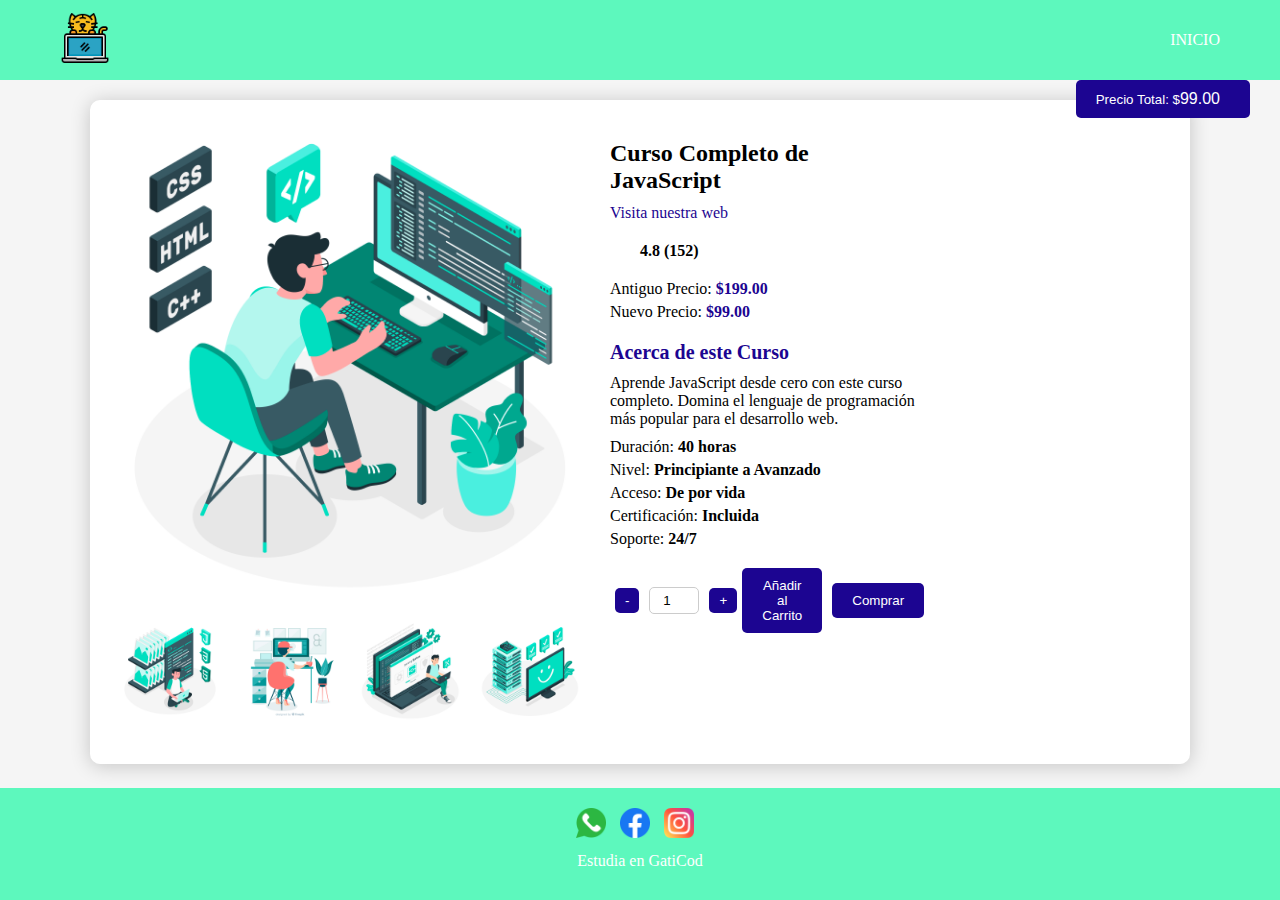
<file: compra1.html>
<!DOCTYPE html>
<html lang="es">

<head>
    <meta charset="UTF-8">
    <meta name="viewport" content="width=device-width, initial-scale=1.0">
    <link rel="stylesheet" href="compra1.css">
    <link rel="stylesheet" href="https://cdnjs.cloudflare.com/ajax/libs/font-awesome/6.5.2/css/all.min.css" integrity="sha512-SnH5WK+bZxgPHs44uWIX+LLJAJ9/2PkPKZ5QiAj6Ta86w+fsb2TkcmfRyVX3pBnMFcV7oQPJkl9QevSCWr3W6A==" crossorigin="anonymous" referrerpolicy="no-referrer" />
    <title>Detalles del Curso de JavaScript</title>
</head>

<body>
    <header class="header">
        <div class="logo">
            <a href="inicial.html"><img src="logo_pagina.png" alt="logo" class="logo-img"></a>
        </div>
        <nav class="navbar">
            <a href="miperfil.html">Inicio</a>
         
        </nav>
    </header>

    <div class="card-wrapper">
        <div class="product-container">
            <div class="card product">
                <div class="product-imgs">
                    <div class="img-display">
                        <div class="img-showcase">
                            <img src="comprahtml.jpg" alt="curso de JavaScript">
                        </div>
                    </div>

                    <div class="img-select">
                        <div class="img-item">
                            <a href="compra2.html" data-id="1">
                                <img src="comprajava.jpg" alt="curso de JavaScript">
                            </a>
                        </div>
                        <div class="img-item">
                            <a href="compra4.html" data-id="2">
                                <img src="compragrafico.jpg" alt="curso de JavaScript">
                            </a>
                        </div>
                        <div class="img-item">
                            <a href="compra3.html " data-id="3">
                                <img src="compradiseño.jpg" alt="curso de JavaScript">
                            </a>
                        </div>
                        <div class="img-item">
                            <a href="compra5.html" data-id="4">
                                <img src="comprabase.jpg" alt="curso de JavaScript">
                            </a>
                        </div>
                    </div>
                </div>

                <div class="product-content">
                    <h2 class="product-title">Curso Completo de JavaScript</h2>
                    <a href="#" class="product-link">Visita nuestra web</a>
                    <div class="product-rating">
                        <i class="fas fa-star"></i>
                        <i class="fas fa-star"></i>
                        <i class="fas fa-star"></i>
                        <i class="fas fa-star"></i>
                        <i class="fas fa-star-half-alt"></i>
                        <span>4.8 (152)</span>
                    </div>

                    <div class="product-price">
                        <p class="last-price">Antiguo Precio: <span>$199.00</span></p>
                        <p class="new-price">Nuevo Precio: <span>$99.00</span></p>
                    </div>

                    <div class="product-detail">
                        <h2>Acerca de este Curso</h2>
                        <p>Aprende JavaScript desde cero con este curso completo. Domina el lenguaje de programación más popular para el desarrollo web.</p>
                        <ul>
                            <li>Duración: <span>40 horas</span></li>
                            <li>Nivel: <span>Principiante a Avanzado</span></li>
                            <li>Acceso: <span>De por vida</span></li>
                            <li>Certificación: <span>Incluida</span></li>
                            <li>Soporte: <span>24/7</span></li>
                        </ul>
                    </div>

                    <div class="purchase-info">
                        <div class="quantity-selector">
                            <button type="button" class="quantity-btn" id="decrease-btn">-</button>
                            <input type="number" min="1" value="1" id="quantity-input">
                            <button type="button" class="quantity-btn" id="increase-btn">+</button>
                        </div>
                        <button type="button" class="btn" id="add-to-cart-btn">
                            Añadir al Carrito <i class="fas fa-shopping-cart"></i>
                        </button>
                        <button type="button" class="btn" id="compare-btn">Comprar</button>
                    </div>
                </div>
            </div>
        </div>


        <div class="cart-info">
            <button class="cart-btn" id="cart-btn">
                Precio Total: $<span id="total-price">99.00</span> <i class="fas fa-shopping-cart"></i>
            </button>
            <div class="cart-dropdown" id="cart-dropdown">
                <h3>Carrito</h3>
                <ul id="cart-items-list">
           
                </ul>
            </div>
        </div>
    </div>

    <footer class="footer" id="footer">
        <div class="social-media">
            <a href="https://wa.me/971649704" target="_blank"><img src="perfil_whatssap.png" alt="WhatsApp"></a>
            <a href="https://web.facebook.com/luismi.qg.1" target="_blank"><img src="perfil_facebook.png" alt="Facebook"></a>
            <a href="https://www.instagram.com/lumi___qg/" target="_blank"><img src="perfil_instagram.png" alt="Instagram"></a>
        </div>
        
        <div class="extra-text">
            <p>Estudia en GatiCod</p>
        </div>
    </footer>
    
    <script src="compra1.js"></script>
</body>

</html>
</file>
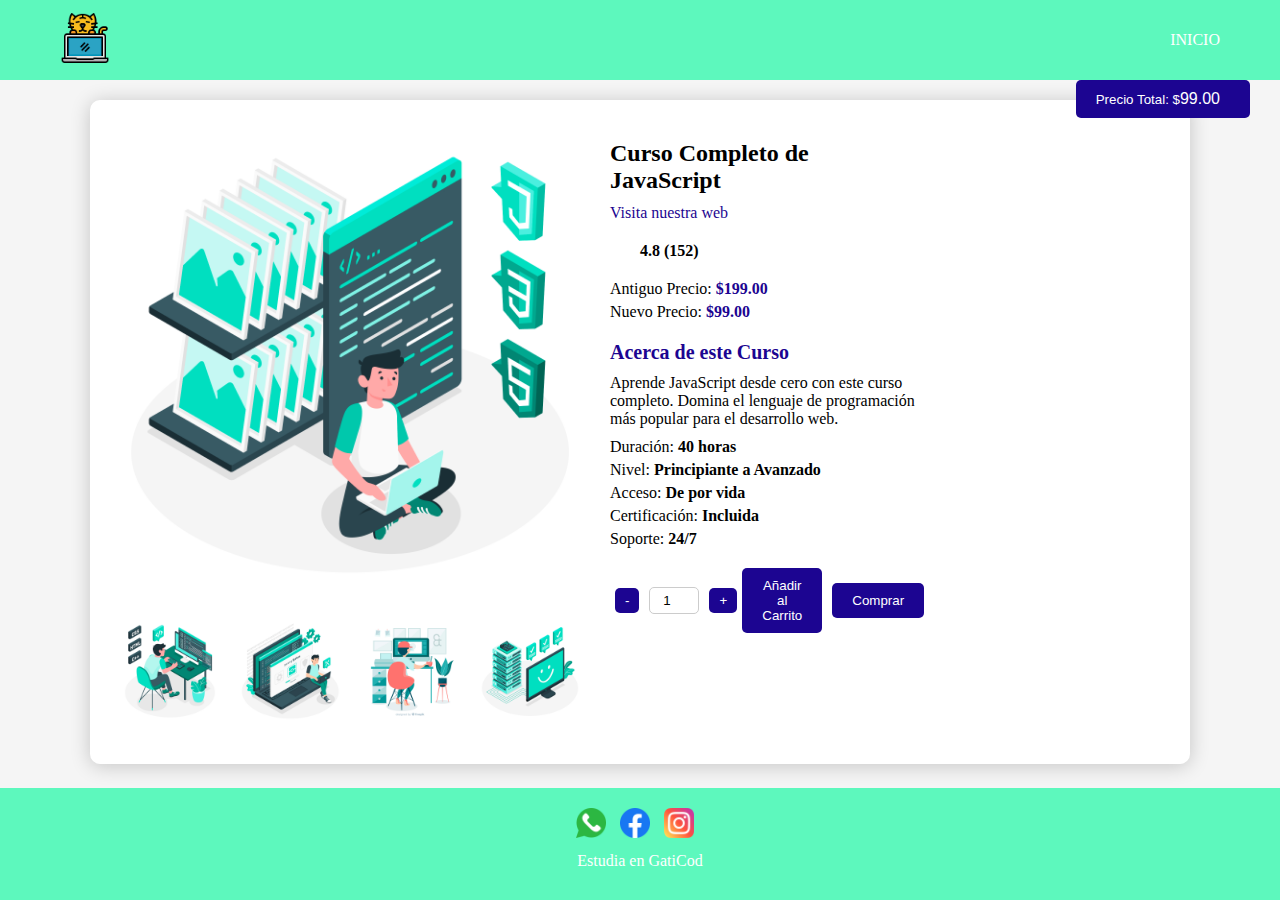
<file: compra2.html>
<!DOCTYPE html>
<html lang="es">

<head>
    <meta charset="UTF-8">
    <meta name="viewport" content="width=device-width, initial-scale=1.0">
    <link rel="stylesheet" href="compra2.css">
    <link rel="stylesheet" href="https://cdnjs.cloudflare.com/ajax/libs/font-awesome/6.5.2/css/all.min.css" integrity="sha512-SnH5WK+bZxgPHs44uWIX+LLJAJ9/2PkPKZ5QiAj6Ta86w+fsb2TkcmfRyVX3pBnMFcV7oQPJkl9QevSCWr3W6A==" crossorigin="anonymous" referrerpolicy="no-referrer" />
    <title>Detalles del Curso de JavaScript</title>
</head>

<body>
    <header class="header">
        <div class="logo">
            <a href="inicial.html"><img src="logo_pagina.png" alt="logo" class="logo-img"></a>
        </div>
        <nav class="navbar">
            <a href="miperfil.html">Inicio</a>
            
        </nav>
    </header>

    <div class="card-wrapper">
        <div class="product-container">
            <div class="card product">
                <div class="product-imgs">
                    <div class="img-display">
                        <div class="img-showcase">
                            <img src="comprajava.jpg" alt="curso de JavaScript">
                        </div>
                    </div>

                    <div class="img-select">
                        <div class="img-item">
                            <a href="compra1.html" data-id="1">
                                <img src="comprahtml.jpg" alt="curso de JavaScript">
                            </a>
                        </div>
                        <div class="img-item">
                            <a href="compra3.html" data-id="2">
                                <img src="compradiseño.jpg" alt="curso de JavaScript">
                            </a>
                        </div>
                        <div class="img-item">
                            <a href="compra4.html" data-id="3">
                                <img src="compragrafico.jpg" alt="curso de JavaScript">
                            </a>
                        </div>
                        <div class="img-item">
                            <a href="compra5.html" data-id="4">
                                <img src="comprabase.jpg" alt="curso de JavaScript">
                            </a>
                        </div>
                    </div>
                </div>

                <div class="product-content">
                    <h2 class="product-title">Curso Completo de JavaScript</h2>
                    <a href="#" class="product-link">Visita nuestra web</a>
                    <div class="product-rating">
                        <i class="fas fa-star"></i>
                        <i class="fas fa-star"></i>
                        <i class="fas fa-star"></i>
                        <i class="fas fa-star"></i>
                        <i class="fas fa-star-half-alt"></i>
                        <span>4.8 (152)</span>
                    </div>

                    <div class="product-price">
                        <p class="last-price">Antiguo Precio: <span>$199.00</span></p>
                        <p class="new-price">Nuevo Precio: <span>$99.00</span></p>
                    </div>

                    <div class="product-detail">
                        <h2>Acerca de este Curso</h2>
                        <p>Aprende JavaScript desde cero con este curso completo. Domina el lenguaje de programación más popular para el desarrollo web.</p>
                        <ul>
                            <li>Duración: <span>40 horas</span></li>
                            <li>Nivel: <span>Principiante a Avanzado</span></li>
                            <li>Acceso: <span>De por vida</span></li>
                            <li>Certificación: <span>Incluida</span></li>
                            <li>Soporte: <span>24/7</span></li>
                        </ul>
                    </div>

                    <div class="purchase-info">
                        <div class="quantity-selector">
                            <button type="button" class="quantity-btn" id="decrease-btn">-</button>
                            <input type="number" min="1" value="1" id="quantity-input">
                            <button type="button" class="quantity-btn" id="increase-btn">+</button>
                        </div>
                        <button type="button" class="btn" id="add-to-cart-btn">
                            Añadir al Carrito <i class="fas fa-shopping-cart"></i>
                        </button>
                        <button type="button" class="btn" id="compare-btn">Comprar</button>
                    </div>
                </div>
            </div>
        </div>


        <div class="cart-info">
            <button class="cart-btn" id="cart-btn">
                Precio Total: $<span id="total-price">99.00</span> <i class="fas fa-shopping-cart"></i>
            </button>
            <div class="cart-dropdown" id="cart-dropdown">
                <h3>Carrito</h3>
                <ul id="cart-items-list">
           
                </ul>
            </div>
        </div>
    </div>

    <footer class="footer" id="footer">
        <div class="social-media">
            <a href="https://wa.me/971649704" target="_blank"><img src="perfil_whatssap.png" alt="WhatsApp"></a>
            <a href="https://web.facebook.com/luismi.qg.1" target="_blank"><img src="perfil_facebook.png" alt="Facebook"></a>
            <a href="https://www.instagram.com/lumi___qg/" target="_blank"><img src="perfil_instagram.png" alt="Instagram"></a>
        </div>
        
        <div class="extra-text">
            <p>Estudia en GatiCod</p>
        </div>
    </footer>
    
    <script src="compra2.js"></script>
</body>

</html>
</file>
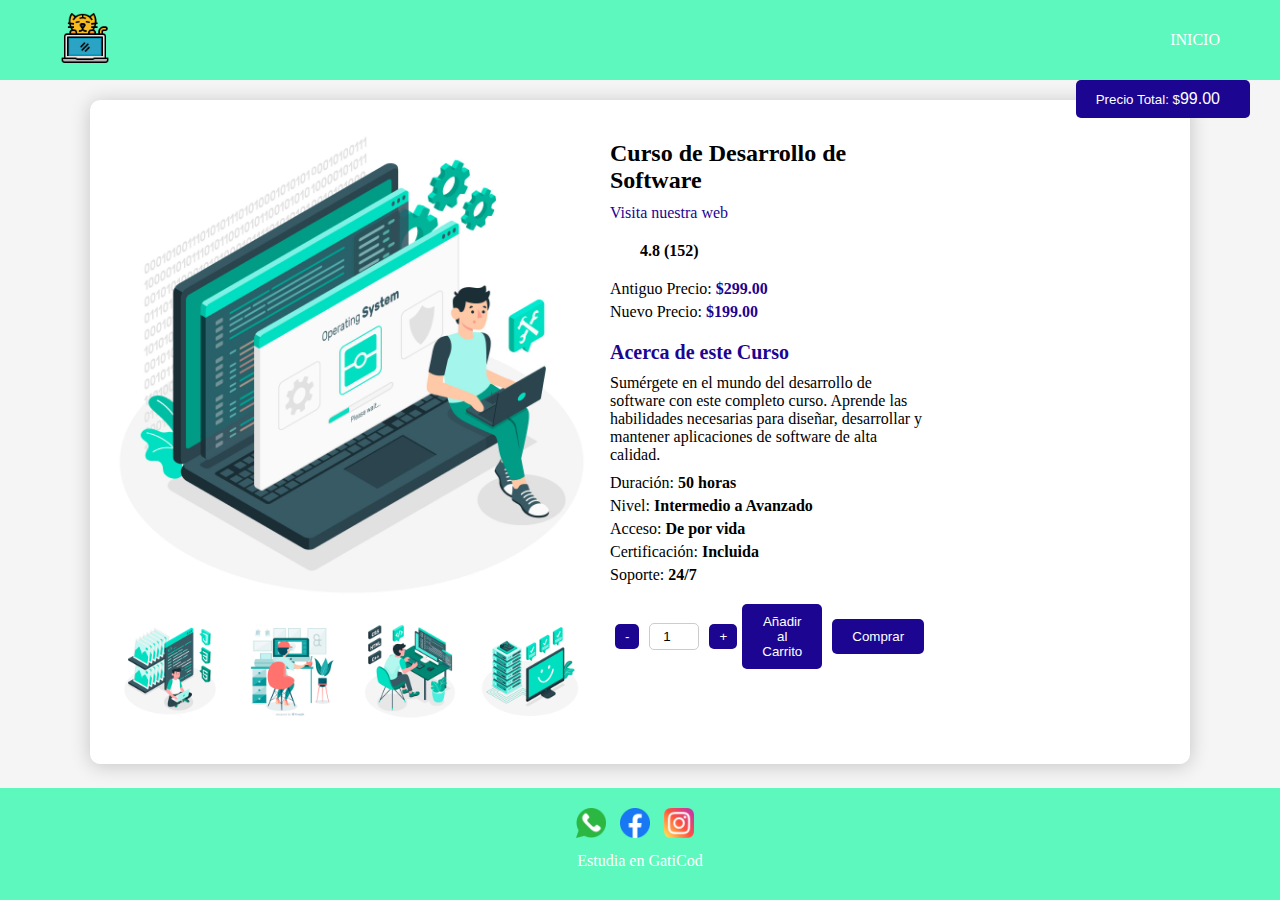
<file: compra3.html>
<!DOCTYPE html>
<html lang="es">

<head>
    <meta charset="UTF-8">
    <meta name="viewport" content="width=device-width, initial-scale=1.0">
    <link rel="stylesheet" href="compra3.css">
    <link rel="stylesheet" href="https://cdnjs.cloudflare.com/ajax/libs/font-awesome/6.5.2/css/all.min.css" integrity="sha512-SnH5WK+bZxgPHs44uWIX+LLJAJ9/2PkPKZ5QiAj6Ta86w+fsb2TkcmfRyVX3pBnMFcV7oQPJkl9QevSCWr3W6A==" crossorigin="anonymous" referrerpolicy="no-referrer" />
    <title>Detalles del Curso de JavaScript</title>
</head>

<body>
    <header class="header">
        <div class="logo">
            <a href="inicial.html"><img src="logo_pagina.png" alt="logo" class="logo-img"></a>
        </div>
        <nav class="navbar">
            <a href="miperfil.html">Inicio</a>
        </nav>
    </header>

    <div class="card-wrapper">
        <div class="product-container">
            <div class="card product">
                <div class="product-imgs">
                    <div class="img-display">
                        <div class="img-showcase">
                            <img src="compradiseño.jpg" alt="curso de JavaScript">
                        </div>
                    </div>

                    <div class="img-select">
                        <div class="img-item">
                            <a href="compra2.html" data-id="1">
                                <img src="comprajava.jpg" alt="curso de JavaScript">
                            </a>
                        </div>
                        <div class="img-item">
                            <a href="compra4.html" data-id="2">
                                <img src="compragrafico.jpg" alt="curso de JavaScript">
                            </a>
                        </div>
                        <div class="img-item">
                            <a href="compra1.html" data-id="3">
                                <img src="comprahtml.jpg" alt="curso de JavaScript">
                            </a>
                        </div>
                        <div class="img-item">
                            <a href="compra5.html" data-id="4">
                                <img src="comprabase.jpg" alt="curso de JavaScript">
                            </a>
                        </div>
                    </div>
                </div>

                <div class="product-content">
                    <h2 class="product-title">Curso de Desarrollo de Software</h2>
                    <a href="#" class="product-link">Visita nuestra web</a>
                    <div class="product-rating">
                        <i class="fas fa-star"></i>
                        <i class="fas fa-star"></i>
                        <i class="fas fa-star"></i>
                        <i class="fas fa-star"></i>
                        <i class="fas fa-star-half-alt"></i>
                        <span>4.8 (152)</span>
                    </div>
                
                    <div class="product-price">
                        <p class="last-price">Antiguo Precio: <span>$299.00</span></p>
                        <p class="new-price">Nuevo Precio: <span>$199.00</span></p>
                    </div>
                
                    <div class="product-detail">
                        <h2>Acerca de este Curso</h2>
                        <p>Sumérgete en el mundo del desarrollo de software con este completo curso. Aprende las habilidades necesarias para diseñar, desarrollar y mantener aplicaciones de software de alta calidad.</p>
                        <ul>
                            <li>Duración: <span>50 horas</span></li>
                            <li>Nivel: <span>Intermedio a Avanzado</span></li>
                            <li>Acceso: <span>De por vida</span></li>
                            <li>Certificación: <span>Incluida</span></li>
                            <li>Soporte: <span>24/7</span></li>
                        </ul>
                    </div>

                    <div class="purchase-info">
                        <div class="quantity-selector">
                            <button type="button" class="quantity-btn" id="decrease-btn">-</button>
                            <input type="number" min="1" value="1" id="quantity-input">
                            <button type="button" class="quantity-btn" id="increase-btn">+</button>
                        </div>
                        <button type="button" class="btn" id="add-to-cart-btn">
                            Añadir al Carrito <i class="fas fa-shopping-cart"></i>
                        </button>
                        <button type="button" class="btn" id="compare-btn">Comprar</button>
                    </div>
                </div>
            </div>
        </div>


        <div class="cart-info">
            <button class="cart-btn" id="cart-btn">
                Precio Total: $<span id="total-price">99.00</span> <i class="fas fa-shopping-cart"></i>
            </button>
            <div class="cart-dropdown" id="cart-dropdown">
                <h3>Carrito</h3>
                <ul id="cart-items-list">
           
                </ul>
            </div>
        </div>
    </div>

    <footer class="footer" id="footer">
        <div class="social-media">
            <a href="https://wa.me/971649704" target="_blank"><img src="perfil_whatssap.png" alt="WhatsApp"></a>
            <a href="https://web.facebook.com/luismi.qg.1" target="_blank"><img src="perfil_facebook.png" alt="Facebook"></a>
            <a href="https://www.instagram.com/lumi___qg/" target="_blank"><img src="perfil_instagram.png" alt="Instagram"></a>
        </div>
        
        <div class="extra-text">
            <p>Estudia en GatiCod</p>
        </div>
    </footer>
    
    <script src="compra3.js"></script>
</body>

</html>
</file>
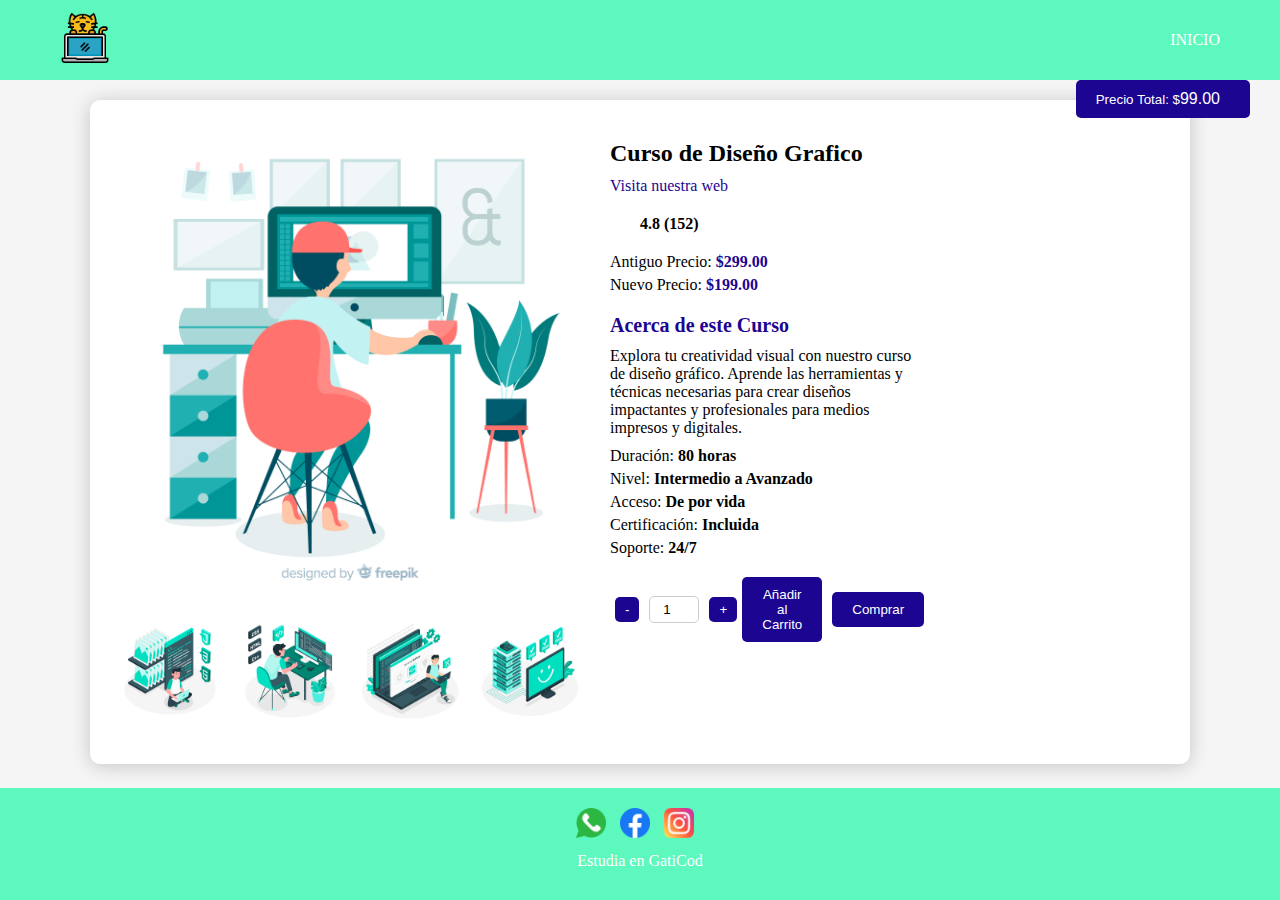
<file: compra4.html>
<!DOCTYPE html>
<html lang="es">

<head>
    <meta charset="UTF-8">
    <meta name="viewport" content="width=device-width, initial-scale=1.0">
    <link rel="stylesheet" href="compra4.css">
    <link rel="stylesheet" href="https://cdnjs.cloudflare.com/ajax/libs/font-awesome/6.5.2/css/all.min.css" integrity="sha512-SnH5WK+bZxgPHs44uWIX+LLJAJ9/2PkPKZ5QiAj6Ta86w+fsb2TkcmfRyVX3pBnMFcV7oQPJkl9QevSCWr3W6A==" crossorigin="anonymous" referrerpolicy="no-referrer" />
    <title>Detalles del Curso de JavaScript</title>
</head>

<body>
    <header class="header">
        <div class="logo">
            <a href="inicial.html"><img src="logo_pagina.png" alt="logo" class="logo-img"></a>
        </div>
        <nav class="navbar">
            <a href="miperfil.html">Inicio</a>
          
        </nav>
    </header>

    <div class="card-wrapper">
        <div class="product-container">
            <div class="card product">
                <div class="product-imgs">
                    <div class="img-display">
                        <div class="img-showcase">
                            <img src="compragrafico.jpg" alt="curso de JavaScript">
                        </div>
                    </div>

                    <div class="img-select">
                        <div class="img-item">
                            <a href="compra2.html" data-id="1">
                                <img src="comprajava.jpg" alt="curso de JavaScript">
                            </a>
                        </div>
                        <div class="img-item">
                            <a href="compra1.html" data-id="2">
                                <img src="comprahtml.jpg" alt="curso de JavaScript">
                            </a>
                        </div>
                        <div class="img-item">
                            <a href="compra3.html" data-id="3">
                                <img src="compradiseño.jpg" alt="curso de JavaScript">
                            </a>
                        </div>
                        <div class="img-item">
                            <a href="compra5.html" data-id="4">
                                <img src="comprabase.jpg" alt="curso de JavaScript">
                            </a>
                        </div>
                    </div>
                </div>

                <div class="product-content">
                    <h2 class="product-title">Curso de Diseño Grafico</h2>
                    <a href="#" class="product-link">Visita nuestra web</a>
                    <div class="product-rating">
                        <i class="fas fa-star"></i>
                        <i class="fas fa-star"></i>
                        <i class="fas fa-star"></i>
                        <i class="fas fa-star"></i>
                        <i class="fas fa-star-half-alt"></i>
                        <span>4.8 (152)</span>
                    </div>
                
                    <div class="product-price">
                        <p class="last-price">Antiguo Precio: <span>$299.00</span></p>
                        <p class="new-price">Nuevo Precio: <span>$199.00</span></p>
                    </div>
                
                    <div class="product-detail">
                        <h2>Acerca de este Curso</h2>
                        <p>Explora tu creatividad visual con nuestro curso de diseño gráfico. Aprende las herramientas y técnicas necesarias para crear diseños impactantes y profesionales para medios impresos y digitales.</p>
                        <ul>
                            <li>Duración: <span>80 horas</span></li>
                            <li>Nivel: <span>Intermedio a Avanzado</span></li>
                            <li>Acceso: <span>De por vida</span></li>
                            <li>Certificación: <span>Incluida</span></li>
                            <li>Soporte: <span>24/7</span></li>
                        </ul>
                    </div>

                    <div class="purchase-info">
                        <div class="quantity-selector">
                            <button type="button" class="quantity-btn" id="decrease-btn">-</button>
                            <input type="number" min="1" value="1" id="quantity-input">
                            <button type="button" class="quantity-btn" id="increase-btn">+</button>
                        </div>
                        <button type="button" class="btn" id="add-to-cart-btn">
                            Añadir al Carrito <i class="fas fa-shopping-cart"></i>
                        </button>
                        <button type="button" class="btn" id="compare-btn">Comprar</button>
                    </div>
                </div>
            </div>
        </div>


        <div class="cart-info">
            <button class="cart-btn" id="cart-btn">
                Precio Total: $<span id="total-price">99.00</span> <i class="fas fa-shopping-cart"></i>
            </button>
            <div class="cart-dropdown" id="cart-dropdown">
                <h3>Carrito</h3>
                <ul id="cart-items-list">
           
                </ul>
            </div>
        </div>
    </div>

    <footer class="footer" id="footer">
        <div class="social-media">
            <a href="https://wa.me/971649704" target="_blank"><img src="perfil_whatssap.png" alt="WhatsApp"></a>
            <a href="https://web.facebook.com/luismi.qg.1" target="_blank"><img src="perfil_facebook.png" alt="Facebook"></a>
            <a href="https://www.instagram.com/lumi___qg/" target="_blank"><img src="perfil_instagram.png" alt="Instagram"></a>
        </div>
        
        <div class="extra-text">
            <p>Estudia en GatiCod</p>
        </div>
    </footer>
    
    <script src="compra4.js"></script>
</body>

</html>
</file>
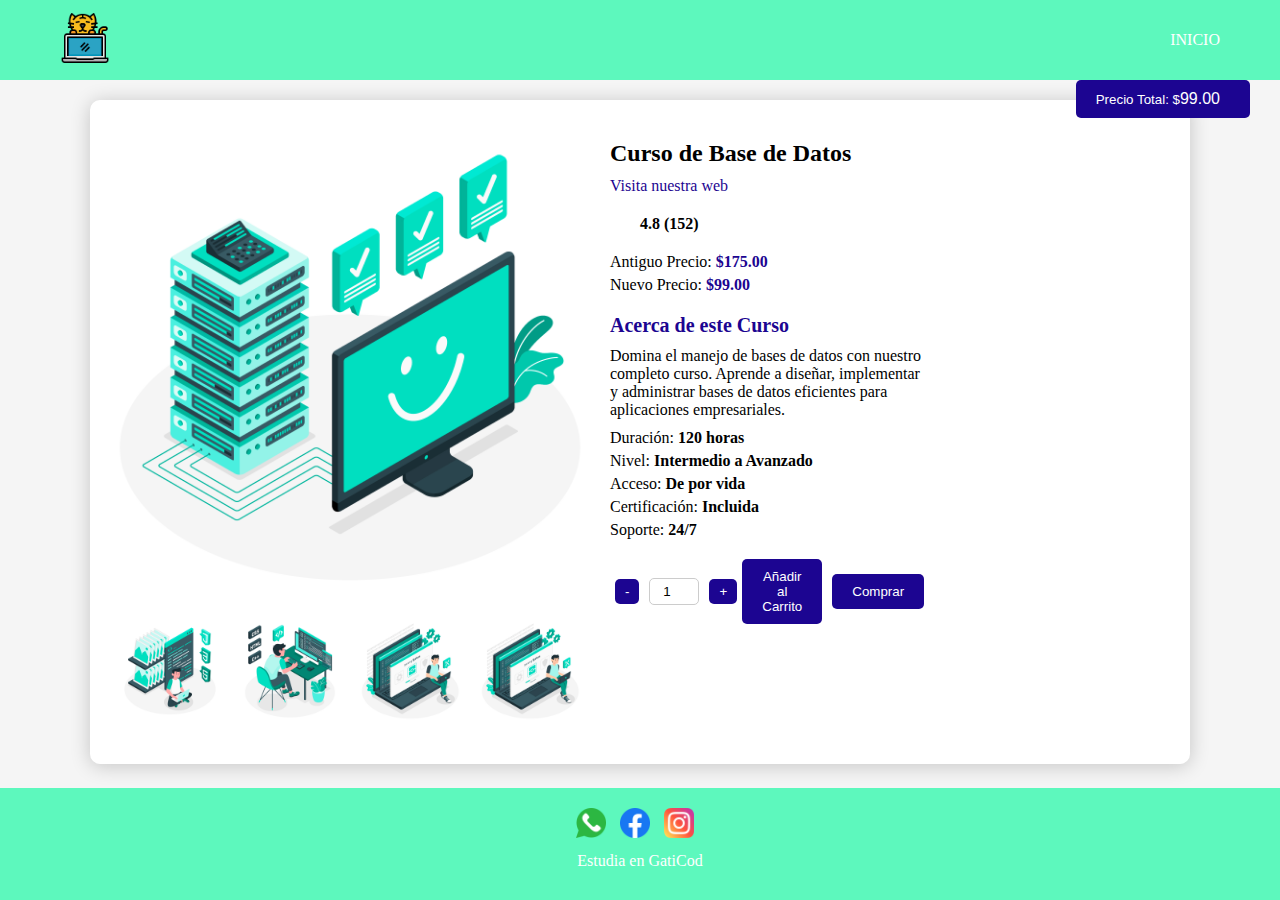
<file: compra5.html>
<!DOCTYPE html>
<html lang="es">

<head>
    <meta charset="UTF-8">
    <meta name="viewport" content="width=device-width, initial-scale=1.0">
    <link rel="stylesheet" href="compra5.css">
    <link rel="stylesheet" href="https://cdnjs.cloudflare.com/ajax/libs/font-awesome/6.5.2/css/all.min.css" integrity="sha512-SnH5WK+bZxgPHs44uWIX+LLJAJ9/2PkPKZ5QiAj6Ta86w+fsb2TkcmfRyVX3pBnMFcV7oQPJkl9QevSCWr3W6A==" crossorigin="anonymous" referrerpolicy="no-referrer" />
    <title>Detalles del Curso de JavaScript</title>
</head>

<body>
    <header class="header">
        <div class="logo">
            <a href="inicial.html"><img src="logo_pagina.png" alt="logo" class="logo-img"></a>
        </div>
        <nav class="navbar">
            <a href="miperfil.html">Inicio</a>
            
        </nav>
    </header>

    <div class="card-wrapper">
        <div class="product-container">
            <div class="card product">
                <div class="product-imgs">
                    <div class="img-display">
                        <div class="img-showcase">
                            <img src="comprabase.jpg" alt="curso de Base de Datos">
                        </div>
                    </div>

                    <div class="img-select">
                        <div class="img-item">
                            <a href="compra2.html" data-id="1">
                                <img src="comprajava.jpg" alt="curso de JavaScript">
                            </a>
                        </div>
                        <div class="img-item">
                            <a href="compra1.html" data-id="2">
                                <img src="comprahtml.jpg" alt="curso de JavaScript">
                            </a>
                        </div>
                        <div class="img-item">
                            <a href="compra3.html" data-id="3">
                                <img src="compradiseño.jpg" alt="curso de JavaScript">
                            </a>
                        </div>
                        <div class="img-item">
                            <a href="compra4.html" data-id="4">
                                <img src="compradiseño.jpg" alt="curso de JavaScript">
                            </a>
                        </div>
                    </div>
                </div>

                <div class="product-content">
                    <h2 class="product-title">Curso de Base de Datos</h2>
                    <a href="#" class="product-link">Visita nuestra web</a>
                    <div class="product-rating">
                        <i class="fas fa-star"></i>
                        <i class="fas fa-star"></i>
                        <i class="fas fa-star"></i>
                        <i class="fas fa-star"></i>
                        <i class="fas fa-star-half-alt"></i>
                        <span>4.8 (152)</span>
                    </div>
                
                    <div class="product-price">
                        <p class="last-price">Antiguo Precio: <span>$175.00</span></p>
                        <p class="new-price">Nuevo Precio: <span>$99.00</span></p>
                    </div>
                
                    <div class="product-detail">
                        <h2>Acerca de este Curso</h2>
                        <p>Domina el manejo de bases de datos con nuestro completo curso. Aprende a diseñar, implementar y administrar bases de datos eficientes para aplicaciones empresariales.</p>
                        <ul>
                            <li>Duración: <span>120 horas</span></li>
                            <li>Nivel: <span>Intermedio a Avanzado</span></li>
                            <li>Acceso: <span>De por vida</span></li>
                            <li>Certificación: <span>Incluida</span></li>
                            <li>Soporte: <span>24/7</span></li>
                        </ul>
                    </div>

                    <div class="purchase-info">
                        <div class="quantity-selector">
                            <button type="button" class="quantity-btn" id="decrease-btn">-</button>
                            <input type="number" min="1" value="1" id="quantity-input">
                            <button type="button" class="quantity-btn" id="increase-btn">+</button>
                        </div>
                        <button type="button" class="btn" id="add-to-cart-btn">
                            Añadir al Carrito <i class="fas fa-shopping-cart"></i>
                        </button>
                        <button type="button" class="btn" id="compare-btn">Comprar</button>
                    </div>
                </div>
            </div>
        </div>


        <div class="cart-info">
            <button class="cart-btn" id="cart-btn">
                Precio Total: $<span id="total-price">99.00</span> <i class="fas fa-shopping-cart"></i>
            </button>
            <div class="cart-dropdown" id="cart-dropdown">
                <h3>Carrito</h3>
                <ul id="cart-items-list">
           
                </ul>
            </div>
        </div>
    </div>

    <footer class="footer" id="footer">
        <div class="social-media">
            <a href="https://wa.me/971649704" target="_blank"><img src="perfil_whatssap.png" alt="WhatsApp"></a>
            <a href="https://web.facebook.com/luismi.qg.1" target="_blank"><img src="perfil_facebook.png" alt="Facebook"></a>
            <a href="https://www.instagram.com/lumi___qg/" target="_blank"><img src="perfil_instagram.png" alt="Instagram"></a>
        </div>
        
        <div class="extra-text">
            <p>Estudia en GatiCod</p>
        </div>
    </footer>
    
    <script src="compra5.js"></script>
</body>

</html>
</file>
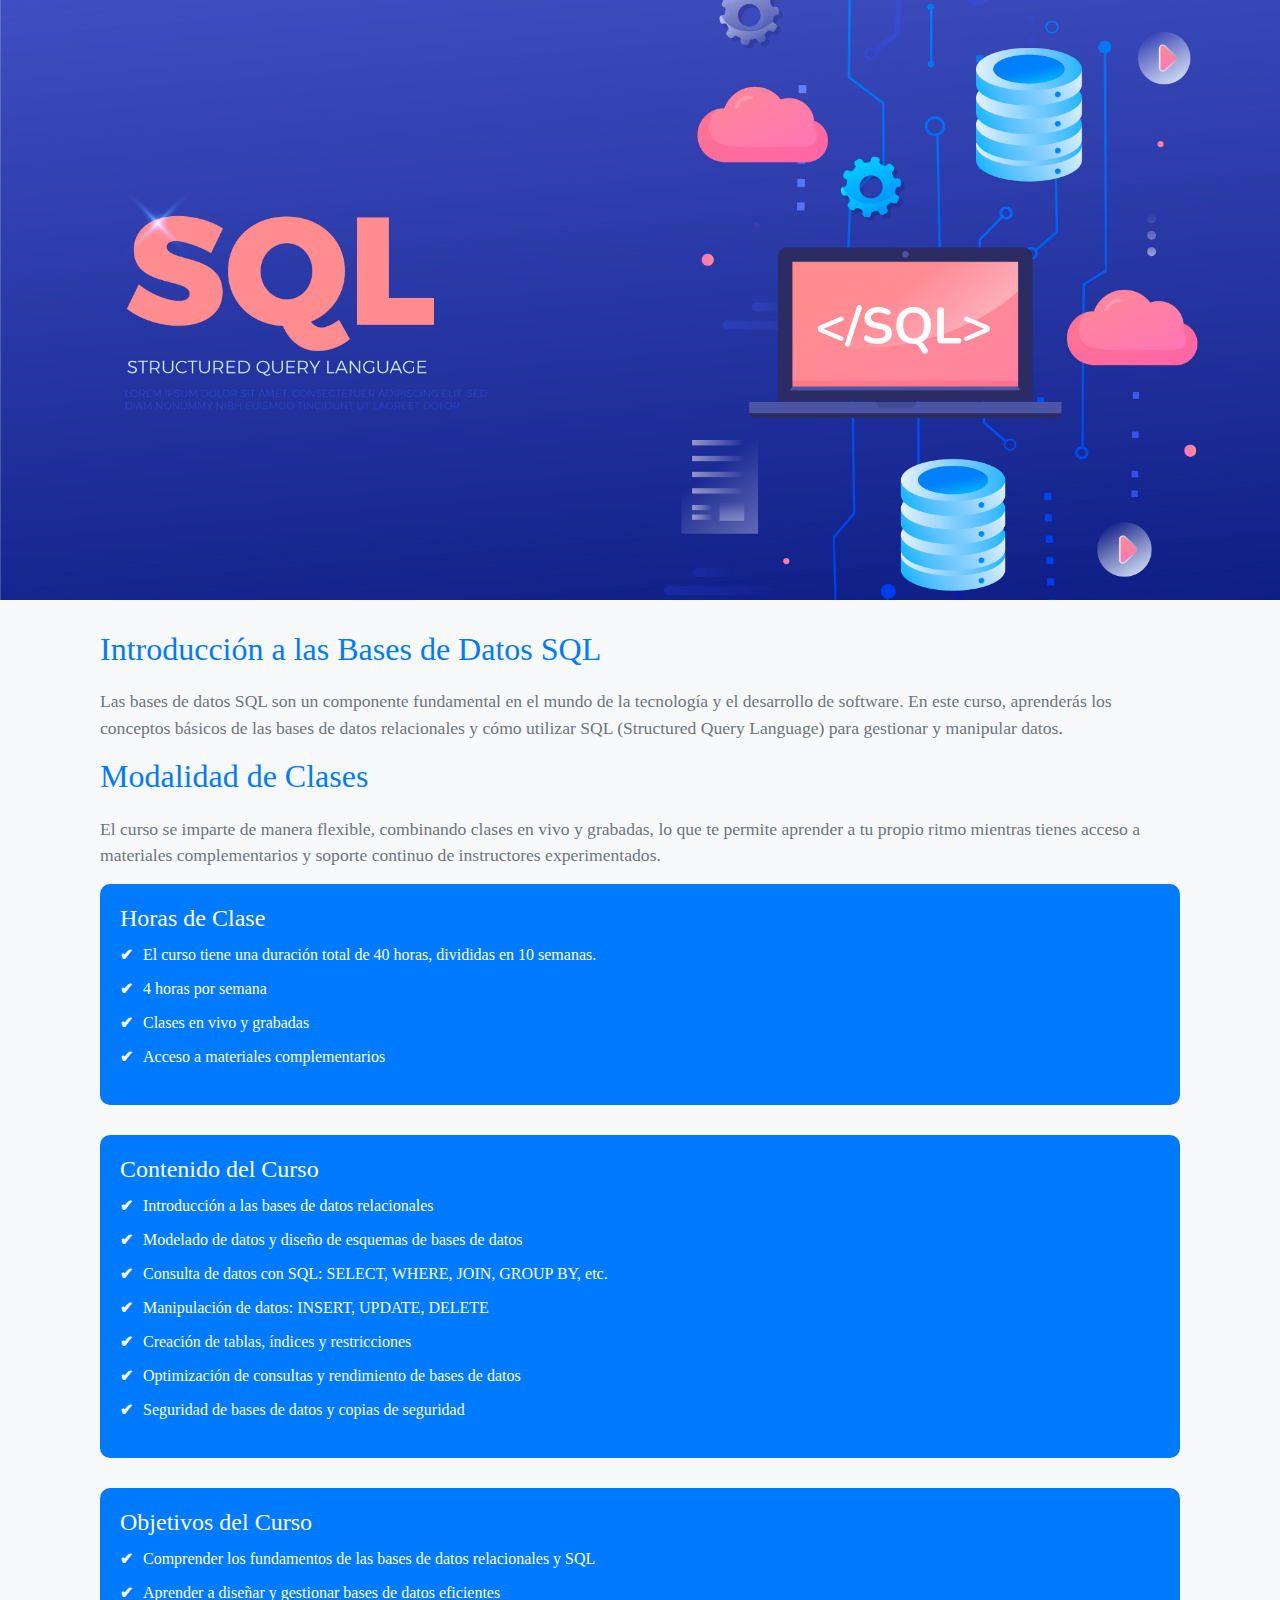
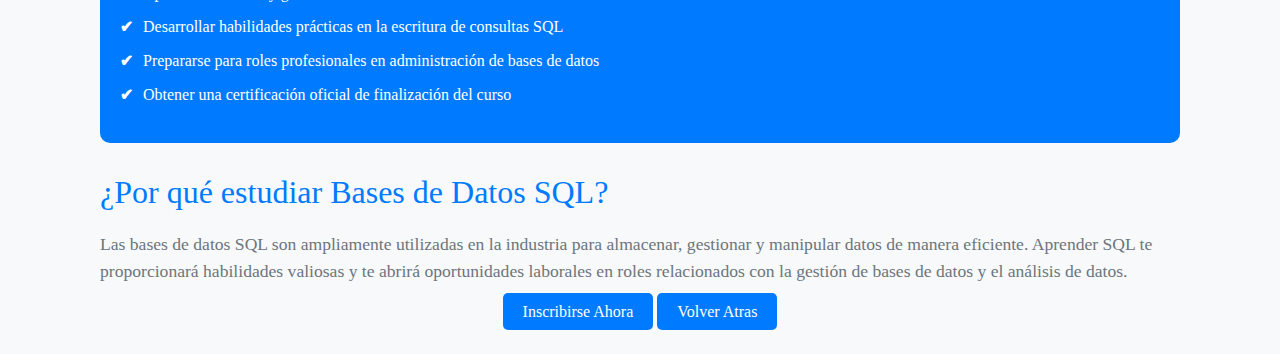
<file: datosINFO.html>
<!doctype html>
<html lang="es">
<head>
  <title>Información del Curso de Bases de Datos SQL</title>
  <meta charset="utf-8">
  <meta name="viewport" content="width=device-width, initial-scale=1, shrink-to-fit=no">
  <link rel="stylesheet" href="https://cdnjs.cloudflare.com/ajax/libs/twitter-bootstrap/4.5.0/css/bootstrap.min.css">
  <style>
    body {
        font-family: 'Times New Roman', Times, serif;
      background-color: #f8f9fa;
      margin: 0;
      padding: 0;
    }
    .banner {
      background: url('sqlinfo.jpg') no-repeat center center/cover;
      height: 600px;
      color: #fff;
      display: flex;
      align-items: center;
      justify-content: center;
      text-align: center;
    }
    .banner h1 {
      font-size: 3em;
      font-weight: bold;
    }
    .content {
      padding: 30px;
    }
    .content h2 {
      color: #007bff;
      margin-bottom: 20px;
    }
    .content p {
      font-size: 1.1em;
      color: #6c757d;
    }
    .info-box {
      background: #007bff;
      color: #fff;
      padding: 20px;
      border-radius: 10px;
      margin-bottom: 30px;
    }
    .info-box h3 {
      font-size: 1.5em;
      margin-bottom: 10px;
    }
    .info-box ul {
      list-style: none;
      padding: 0;
    }
    .info-box ul li {
      margin-bottom: 10px;
      display: flex;
      align-items: center;
    }
    .info-box ul li::before {
      content: "✔";
      margin-right: 10px;
      font-weight: bold;
    }
    .btn-custom {
      background-color: #007bff;
      color: #fff;
      padding: 10px 20px;
      border-radius: 5px;
      text-decoration: none;
      transition: background-color 0.3s ease;
    }
    .btn-custom:hover {
      background-color: #0056b3;
      color: #fff;
    }
  </style>
</head>
<body>

<div class="banner">
</div>

<div class="content container">
  <h2>Introducción a las Bases de Datos SQL</h2>
  <p>Las bases de datos SQL son un componente fundamental en el mundo de la tecnología y el desarrollo de software. En este curso, aprenderás los conceptos básicos de las bases de datos relacionales y cómo utilizar SQL (Structured Query Language) para gestionar y manipular datos.</p>

  <h2>Modalidad de Clases</h2>
  <p>El curso se imparte de manera flexible, combinando clases en vivo y grabadas, lo que te permite aprender a tu propio ritmo mientras tienes acceso a materiales complementarios y soporte continuo de instructores experimentados.</p>

  <div class="info-box">
    <h3>Horas de Clase</h3>
    <ul>
      <li>El curso tiene una duración total de 40 horas, divididas en 10 semanas.</li>
      <li>4 horas por semana</li>
      <li>Clases en vivo y grabadas</li>
      <li>Acceso a materiales complementarios</li>
    </ul>
  </div>

  <div class="info-box">
    <h3>Contenido del Curso</h3>
    <ul>
      <li>Introducción a las bases de datos relacionales</li>
      <li>Modelado de datos y diseño de esquemas de bases de datos</li>
      <li>Consulta de datos con SQL: SELECT, WHERE, JOIN, GROUP BY, etc.</li>
      <li>Manipulación de datos: INSERT, UPDATE, DELETE</li>
      <li>Creación de tablas, índices y restricciones</li>
      <li>Optimización de consultas y rendimiento de bases de datos</li>
      <li>Seguridad de bases de datos y copias de seguridad</li>
    </ul>
  </div>

  <div class="info-box">
    <h3>Objetivos del Curso</h3>
    <ul>
      <li>Comprender los fundamentos de las bases de datos relacionales y SQL</li>
      <li>Aprender a diseñar y gestionar bases de datos eficientes</li>
      <li>Desarrollar habilidades prácticas en la escritura de consultas SQL</li>
      <li>Prepararse para roles profesionales en administración de bases de datos</li>
      <li>Obtener una certificación oficial de finalización del curso</li>
    </ul>
  </div>

  <h2>¿Por qué estudiar Bases de Datos SQL?</h2>
  <p>Las bases de datos SQL son ampliamente utilizadas en la industria para almacenar, gestionar y manipular datos de manera eficiente. Aprender SQL te proporcionará habilidades valiosas y te abrirá oportunidades laborales en roles relacionados con la gestión de bases de datos y el análisis de datos.</p>

  <div class="text-center">
    <a href="inscripcion.html" class="btn-custom">Inscribirse Ahora</a>
    <a href="miperfil.html" class="btn-custom">Volver Atras</a>
  </div>
</div>

</body>
</html>
</file>
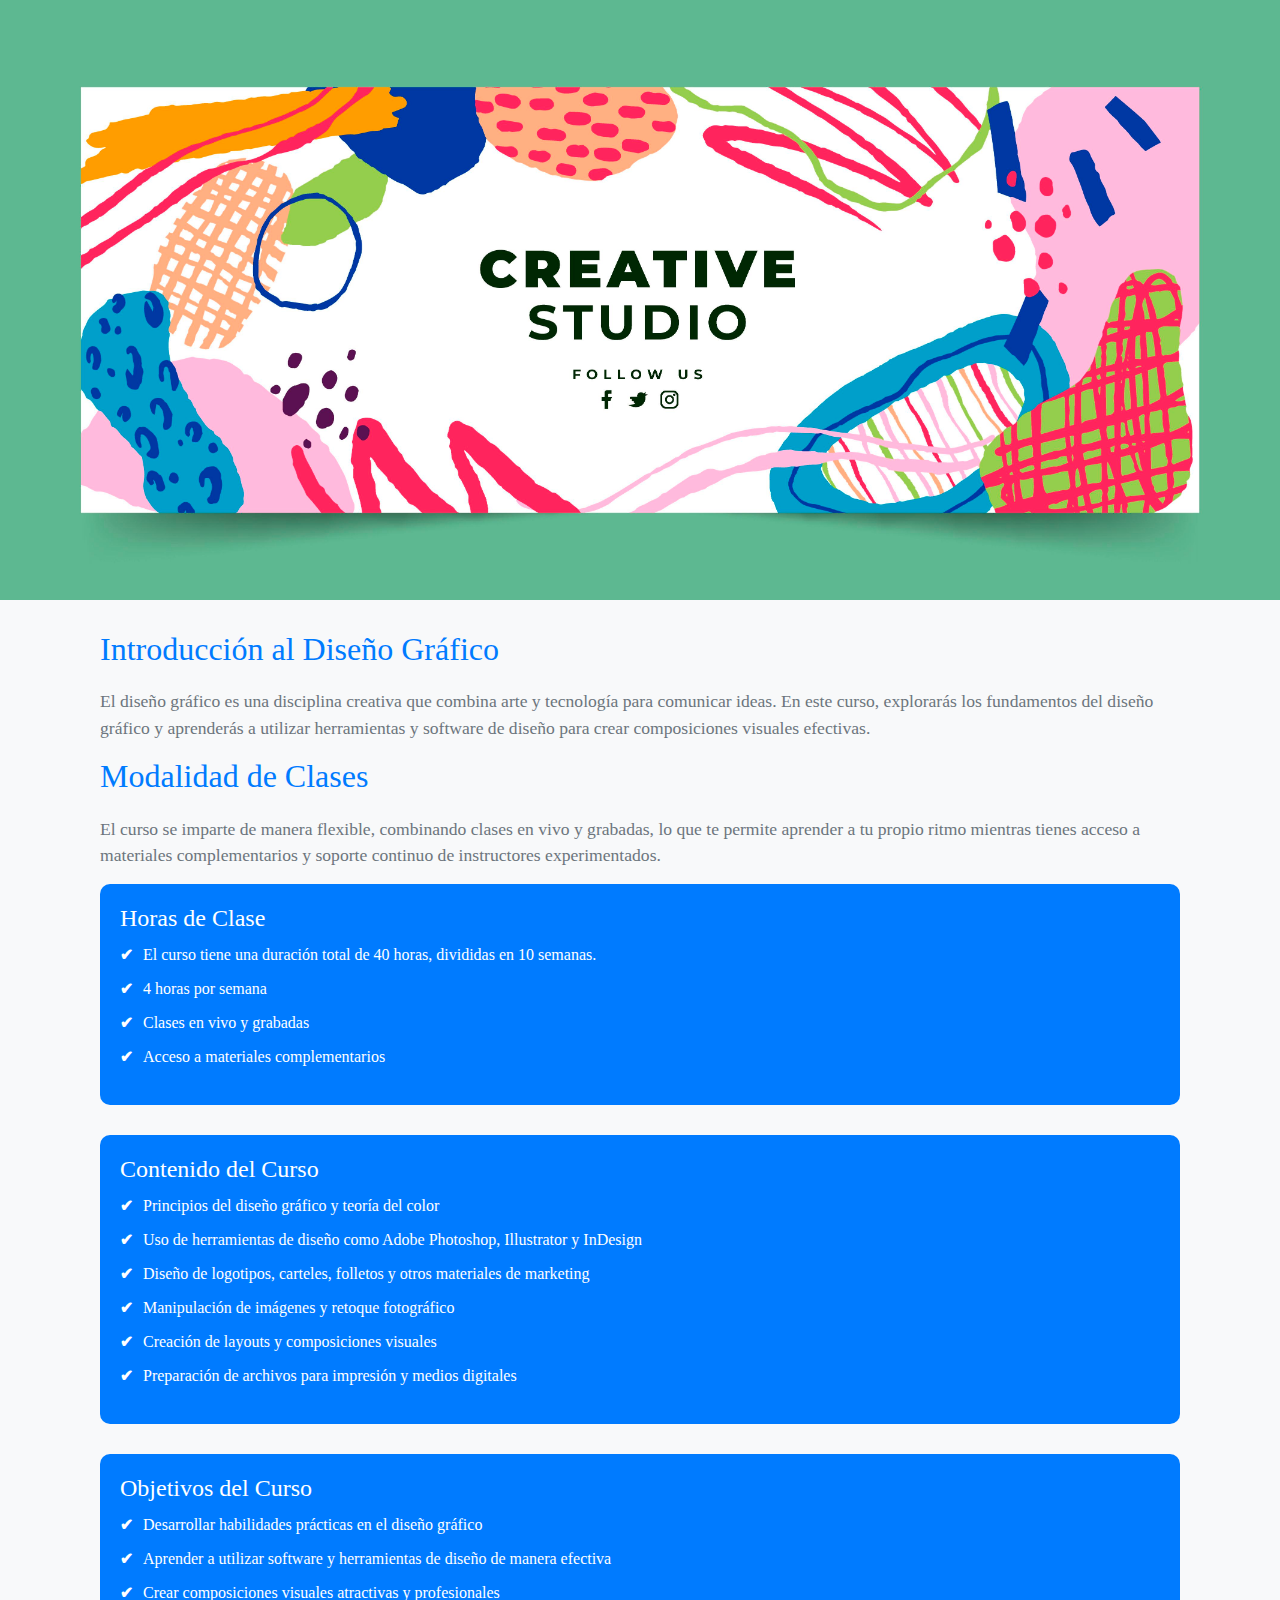
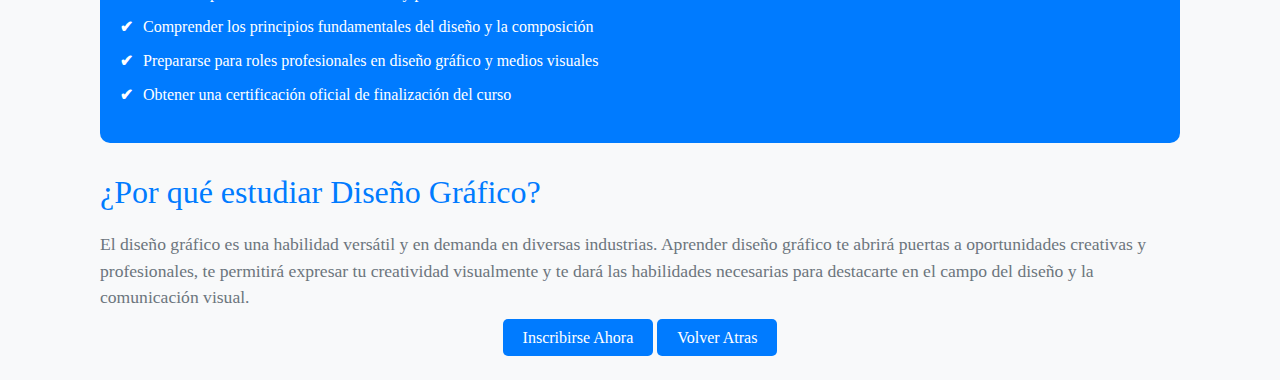
<file: diseñoINFO.html>
<!doctype html>
<html lang="es">
<head>
  <title>Información del Curso de Diseño Gráfico</title>
  <meta charset="utf-8">
  <meta name="viewport" content="width=device-width, initial-scale=1, shrink-to-fit=no">
  <link rel="stylesheet" href="https://cdnjs.cloudflare.com/ajax/libs/twitter-bootstrap/4.5.0/css/bootstrap.min.css">
  <style>
    body {
        font-family: 'Times New Roman', Times, serif;
      background-color: #f8f9fa;
      margin: 0;
      padding: 0;
    }
    .banner {
      background: url('diseñoinfo.jpg') no-repeat center center/cover;
      height: 600px;
      color: #fff;
      display: flex;
      align-items: center;
      justify-content: center;
      text-align: center;
    }
    .banner h1 {
      font-size: 3em;
      font-weight: bold;
    }
    .content {
      padding: 30px;
    }
    .content h2 {
      color: #007bff;
      margin-bottom: 20px;
    }
    .content p {
      font-size: 1.1em;
      color: #6c757d;
    }
    .info-box {
      background: #007bff;
      color: #fff;
      padding: 20px;
      border-radius: 10px;
      margin-bottom: 30px;
    }
    .info-box h3 {
      font-size: 1.5em;
      margin-bottom: 10px;
    }
    .info-box ul {
      list-style: none;
      padding: 0;
    }
    .info-box ul li {
      margin-bottom: 10px;
      display: flex;
      align-items: center;
    }
    .info-box ul li::before {
      content: "✔";
      margin-right: 10px;
      font-weight: bold;
    }
    .btn-custom {
      background-color: #007bff;
      color: #fff;
      padding: 10px 20px;
      border-radius: 5px;
      text-decoration: none;
      transition: background-color 0.3s ease;
    }
    .btn-custom:hover {
      background-color: #0056b3;
      color: #fff;
    }
  </style>
</head>
<body>

<div class="banner">
</div>

<div class="content container">
  <h2>Introducción al Diseño Gráfico</h2>
  <p>El diseño gráfico es una disciplina creativa que combina arte y tecnología para comunicar ideas. En este curso, explorarás los fundamentos del diseño gráfico y aprenderás a utilizar herramientas y software de diseño para crear composiciones visuales efectivas.</p>

  <h2>Modalidad de Clases</h2>
  <p>El curso se imparte de manera flexible, combinando clases en vivo y grabadas, lo que te permite aprender a tu propio ritmo mientras tienes acceso a materiales complementarios y soporte continuo de instructores experimentados.</p>

  <div class="info-box">
    <h3>Horas de Clase</h3>
    <ul>
      <li>El curso tiene una duración total de 40 horas, divididas en 10 semanas.</li>
      <li>4 horas por semana</li>
      <li>Clases en vivo y grabadas</li>
      <li>Acceso a materiales complementarios</li>
    </ul>
  </div>

  <div class="info-box">
    <h3>Contenido del Curso</h3>
    <ul>
      <li>Principios del diseño gráfico y teoría del color</li>
      <li>Uso de herramientas de diseño como Adobe Photoshop, Illustrator y InDesign</li>
      <li>Diseño de logotipos, carteles, folletos y otros materiales de marketing</li>
      <li>Manipulación de imágenes y retoque fotográfico</li>
      <li>Creación de layouts y composiciones visuales</li>
      <li>Preparación de archivos para impresión y medios digitales</li>
    </ul>
  </div>

  <div class="info-box">
    <h3>Objetivos del Curso</h3>
    <ul>
      <li>Desarrollar habilidades prácticas en el diseño gráfico</li>
      <li>Aprender a utilizar software y herramientas de diseño de manera efectiva</li>
      <li>Crear composiciones visuales atractivas y profesionales</li>
      <li>Comprender los principios fundamentales del diseño y la composición</li>
      <li>Prepararse para roles profesionales en diseño gráfico y medios visuales</li>
      <li>Obtener una certificación oficial de finalización del curso</li>
    </ul>
  </div>

  <h2>¿Por qué estudiar Diseño Gráfico?</h2>
  <p>El diseño gráfico es una habilidad versátil y en demanda en diversas industrias. Aprender diseño gráfico te abrirá puertas a oportunidades creativas y profesionales, te permitirá expresar tu creatividad visualmente y te dará las habilidades necesarias para destacarte en el campo del diseño y la comunicación visual.</p>

  <div class="text-center">
    <a href="inscripcion.html" class="btn-custom">Inscribirse Ahora</a>
    <a href="miperfil.html" class="btn-custom">Volver Atras</a>
  </div>
</div>

</body>
</html>
</file>
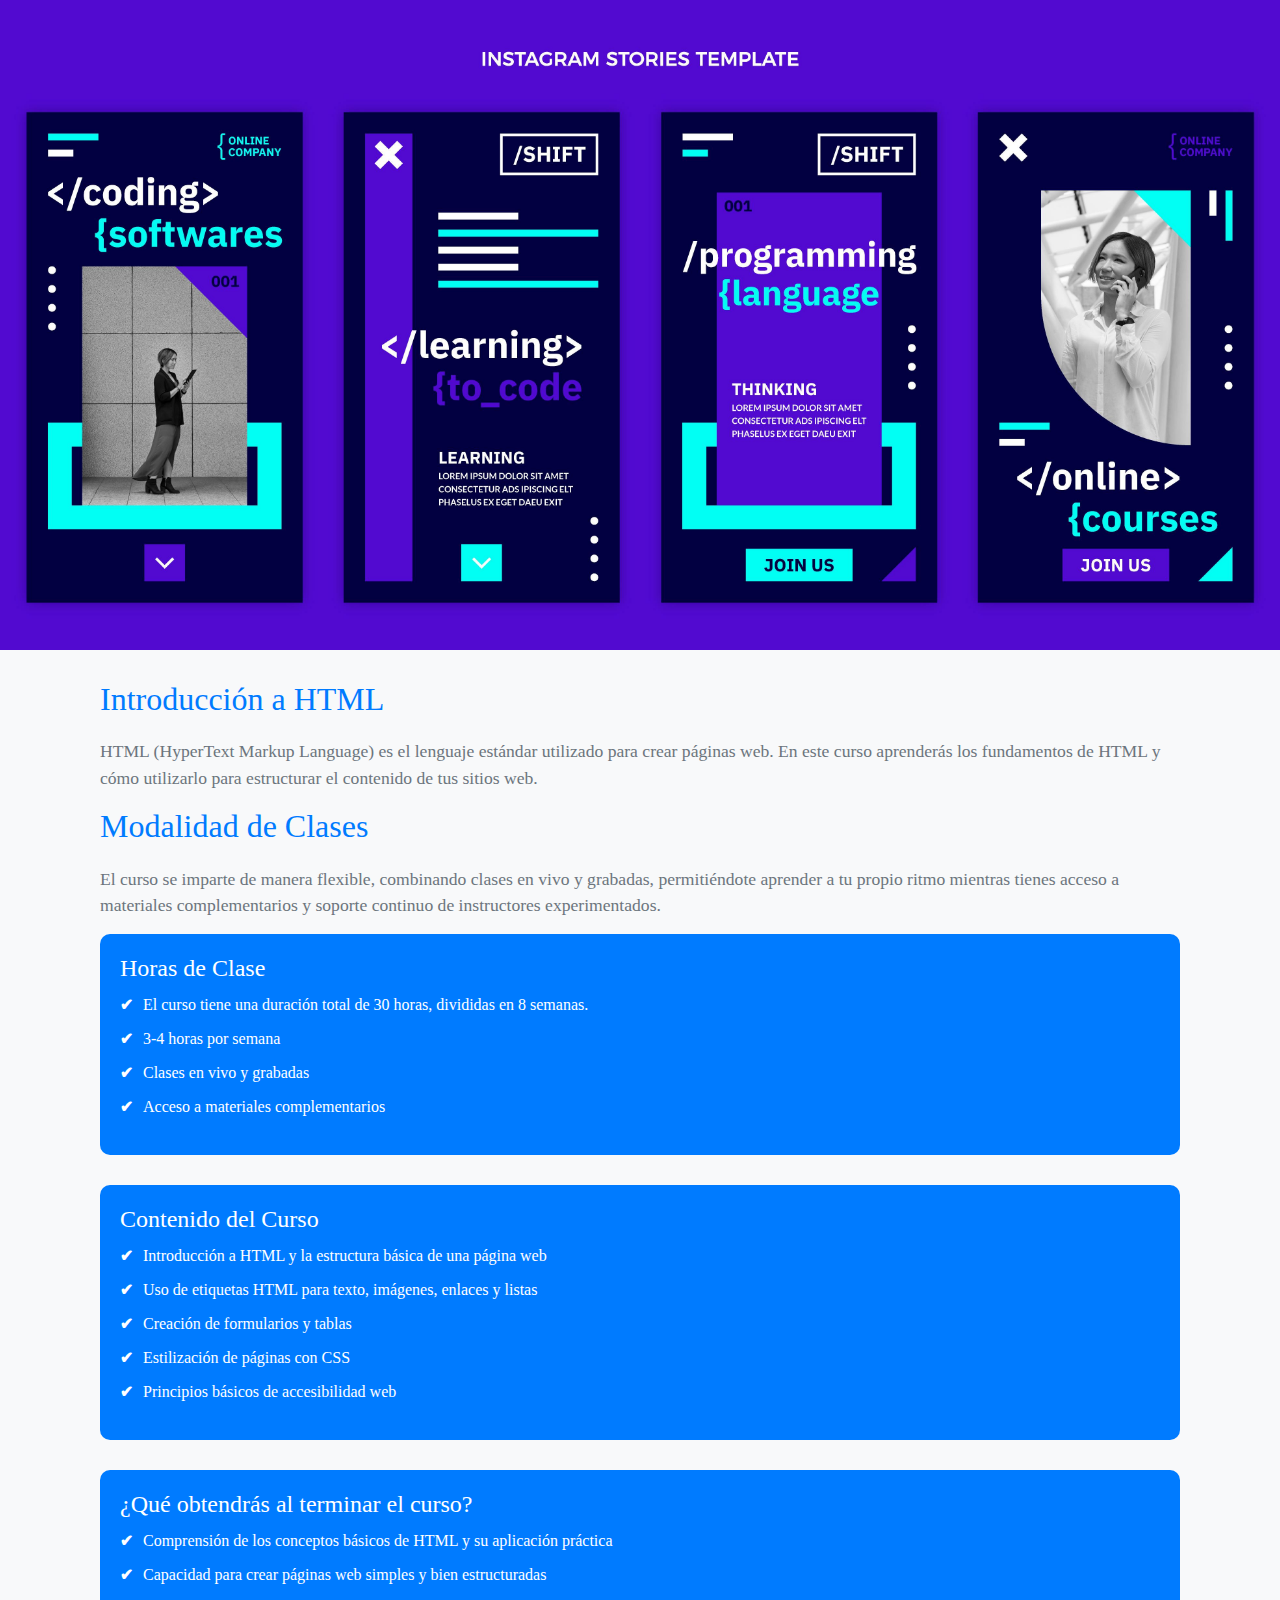
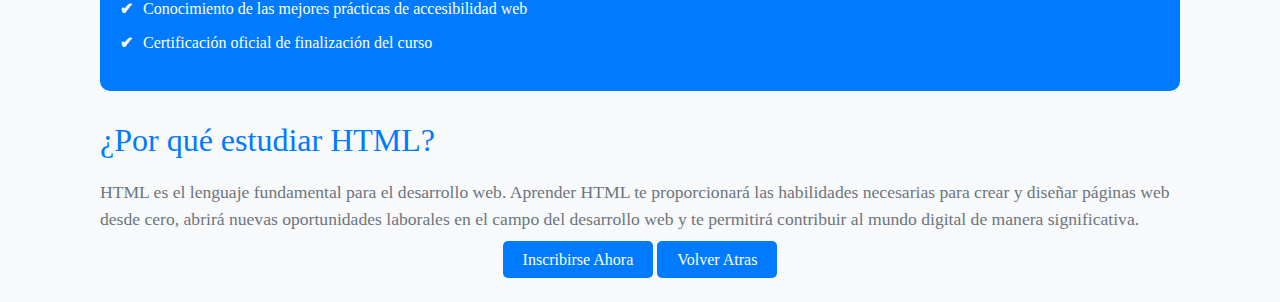
<file: htmlINFO.html>
<!doctype html>
<html lang="es">
<head>
  <title>Información del Curso de HTML</title>
  <meta charset="utf-8">
  <meta name="viewport" content="width=device-width, initial-scale=1, shrink-to-fit=no">
  <link rel="stylesheet" href="https://cdnjs.cloudflare.com/ajax/libs/twitter-bootstrap/4.5.0/css/bootstrap.min.css">
  <style>
    body {
        font-family: 'Times New Roman', Times, serif;
      background-color: #f8f9fa;
      margin: 0;
      padding: 0;
    }
    .banner {
      background: url('javainfo.jpg') no-repeat center center/cover;
      height: 650px;
      color: #fff;
      display: flex;
      align-items: center;
      justify-content: center;
      text-align: center;
    }
    .banner h1 {
      font-size: 3em;
      font-weight: bold;
    }
    .content {
      padding: 30px;
    }
    .content h2 {
      color: #007bff;
      margin-bottom: 20px;
    }
    .content p {
      font-size: 1.1em;
      color: #6c757d;
    }
    .info-box {
      background: #007bff;
      color: #fff;
      padding: 20px;
      border-radius: 10px;
      margin-bottom: 30px;
    }
    .info-box h3 {
      font-size: 1.5em;
      margin-bottom: 10px;
    }
    .info-box ul {
      list-style: none;
      padding: 0;
    }
    .info-box ul li {
      margin-bottom: 10px;
      display: flex;
      align-items: center;
    }
    .info-box ul li::before {
      content: "✔";
      margin-right: 10px;
      font-weight: bold;
    }
    .btn-custom {
      background-color: #007bff;
      color: #fff;
      padding: 10px 20px;
      border-radius: 5px;
      text-decoration: none;
      transition: background-color 0.3s ease;
    }
    .btn-custom:hover {
      background-color: #0056b3;
      color: #fff;
    }
  </style>
</head>
<body>

<div class="banner">
</div>

<div class="content container">
  <h2>Introducción a HTML</h2>
  <p>HTML (HyperText Markup Language) es el lenguaje estándar utilizado para crear páginas web. En este curso aprenderás los fundamentos de HTML y cómo utilizarlo para estructurar el contenido de tus sitios web.</p>

  <h2>Modalidad de Clases</h2>
  <p>El curso se imparte de manera flexible, combinando clases en vivo y grabadas, permitiéndote aprender a tu propio ritmo mientras tienes acceso a materiales complementarios y soporte continuo de instructores experimentados.</p>

  <div class="info-box">
    <h3>Horas de Clase</h3>
    <ul>
      <li>El curso tiene una duración total de 30 horas, divididas en 8 semanas.</li>
      <li>3-4 horas por semana</li>
      <li>Clases en vivo y grabadas</li>
      <li>Acceso a materiales complementarios</li>
    </ul>
  </div>

  <div class="info-box">
    <h3>Contenido del Curso</h3>
    <ul>
      <li>Introducción a HTML y la estructura básica de una página web</li>
      <li>Uso de etiquetas HTML para texto, imágenes, enlaces y listas</li>
      <li>Creación de formularios y tablas</li>
      <li>Estilización de páginas con CSS</li>
      <li>Principios básicos de accesibilidad web</li>
    </ul>
  </div>

  <div class="info-box">
    <h3>¿Qué obtendrás al terminar el curso?</h3>
    <ul>
      <li>Comprensión de los conceptos básicos de HTML y su aplicación práctica</li>
      <li>Capacidad para crear páginas web simples y bien estructuradas</li>
      <li>Conocimiento de las mejores prácticas de accesibilidad web</li>
      <li>Certificación oficial de finalización del curso</li>
    </ul>
  </div>

  <h2>¿Por qué estudiar HTML?</h2>
  <p>HTML es el lenguaje fundamental para el desarrollo web. Aprender HTML te proporcionará las habilidades necesarias para crear y diseñar páginas web desde cero, abrirá nuevas oportunidades laborales en el campo del desarrollo web y te permitirá contribuir al mundo digital de manera significativa.</p>

  <div class="text-center">
    <a href="inscripcion.html" class="btn-custom">Inscribirse Ahora</a>
    <a href="miperfil.html" class="btn-custom">Volver Atras</a>
  </div>
</div>

</body>
</html>
</file>
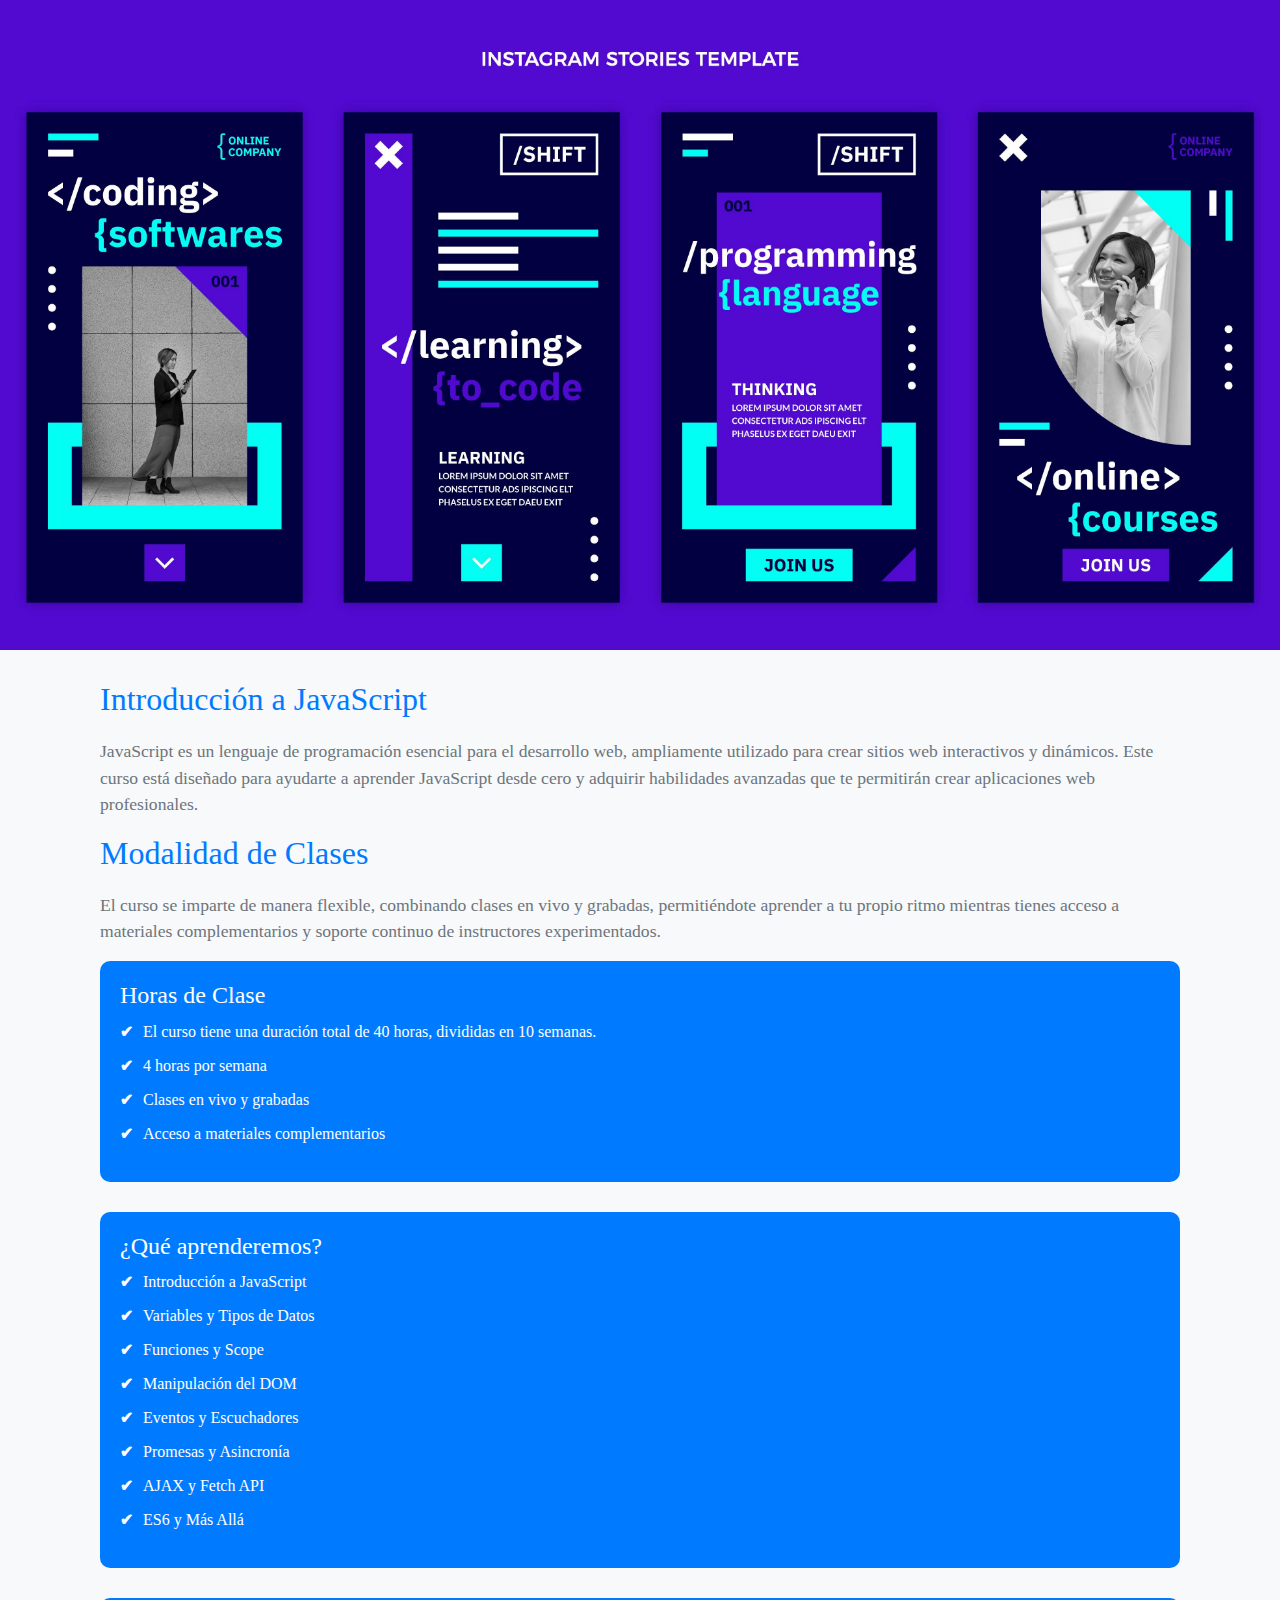
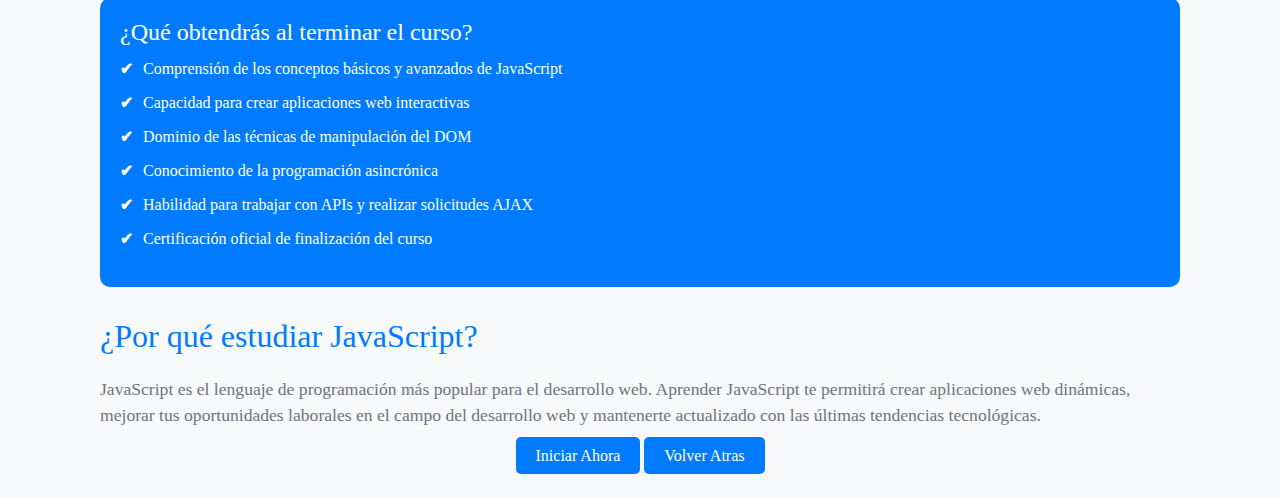
<file: javaINFO.html>
<!doctype html>
<html lang="es">
<head>
  <title>Información del Curso de JavaScript</title>
  <meta charset="utf-8">
  <meta name="viewport" content="width=device-width, initial-scale=1, shrink-to-fit=no">
  <link rel="stylesheet" href="https://cdnjs.cloudflare.com/ajax/libs/twitter-bootstrap/4.5.0/css/bootstrap.min.css">
  <style>
    body {
      font-family: 'Times New Roman', Times, serif;
      background-color: #f8f9fa;
      margin: 0;
      padding: 0;
    }
    .banner {
      background: url('javainfo.jpg') no-repeat center center/cover;
      height: 650px;
      color: #fff;
      display: flex;
      align-items: center;
      justify-content: center;
      text-align: center;
    }
    .banner h1 {
      font-size: 3em;
      font-weight: bold;
    }
    .content {
      padding: 30px;
    }
    .content h2 {
      color: #007bff;
      margin-bottom: 20px;
    }
    .content p {
      font-size: 1.1em;
      color: #6c757d;
    }
    .info-box {
      background: #007bff;
      color: #fff;
      padding: 20px;
      border-radius: 10px;
      margin-bottom: 30px;
    }
    .info-box h3 {
      font-size: 1.5em;
      margin-bottom: 10px;
    }
    .info-box ul {
      list-style: none;
      padding: 0;
    }
    .info-box ul li {
      margin-bottom: 10px;
      display: flex;
      align-items: center;
    }
    .info-box ul li::before {
      content: "✔";
      margin-right: 10px;
      font-weight: bold;
    }
    .btn-custom {
      background-color: #007bff;
      color: #fff;
      padding: 10px 20px;
      border-radius: 5px;
      text-decoration: none;
      transition: background-color 0.3s ease;
    }
    .btn-custom:hover {
      background-color: #0056b3;
      color: #fff;
    }
  </style>
</head>
<body>

<div class="banner">
</div>

<div class="content container">
  <h2>Introducción a JavaScript</h2>
  <p>JavaScript es un lenguaje de programación esencial para el desarrollo web, ampliamente utilizado para crear sitios web interactivos y dinámicos. Este curso está diseñado para ayudarte a aprender JavaScript desde cero y adquirir habilidades avanzadas que te permitirán crear aplicaciones web profesionales.</p>

  <h2>Modalidad de Clases</h2>
  <p>El curso se imparte de manera flexible, combinando clases en vivo y grabadas, permitiéndote aprender a tu propio ritmo mientras tienes acceso a materiales complementarios y soporte continuo de instructores experimentados.</p>

  <div class="info-box">
    <h3>Horas de Clase</h3>
    <ul>
      <li>El curso tiene una duración total de 40 horas, divididas en 10 semanas.</li>
      <li>4 horas por semana</li>
      <li>Clases en vivo y grabadas</li>
      <li>Acceso a materiales complementarios</li>
    </ul>
  </div>

  <div class="info-box">
    <h3>¿Qué aprenderemos?</h3>
    <ul>
      <li>Introducción a JavaScript</li>
      <li>Variables y Tipos de Datos</li>
      <li>Funciones y Scope</li>
      <li>Manipulación del DOM</li>
      <li>Eventos y Escuchadores</li>
      <li>Promesas y Asincronía</li>
      <li>AJAX y Fetch API</li>
      <li>ES6 y Más Allá</li>
    </ul>
  </div>

  <div class="info-box">
    <h3>¿Qué obtendrás al terminar el curso?</h3>
    <ul>
      <li>Comprensión de los conceptos básicos y avanzados de JavaScript</li>
      <li>Capacidad para crear aplicaciones web interactivas</li>
      <li>Dominio de las técnicas de manipulación del DOM</li>
      <li>Conocimiento de la programación asincrónica</li>
      <li>Habilidad para trabajar con APIs y realizar solicitudes AJAX</li>
      <li>Certificación oficial de finalización del curso</li>
    </ul>
  </div>

  <h2>¿Por qué estudiar JavaScript?</h2>
  <p>JavaScript es el lenguaje de programación más popular para el desarrollo web. Aprender JavaScript te permitirá crear aplicaciones web dinámicas, mejorar tus oportunidades laborales en el campo del desarrollo web y mantenerte actualizado con las últimas tendencias tecnológicas.</p>

  <div class="text-center">
    <a href="inscripcion.html" class="btn-custom">Iniciar Ahora</a>
    <a href="miperfil.html" class="btn-custom">Volver Atras</a>
  </div>
</div>

</body>
</html>
</file>
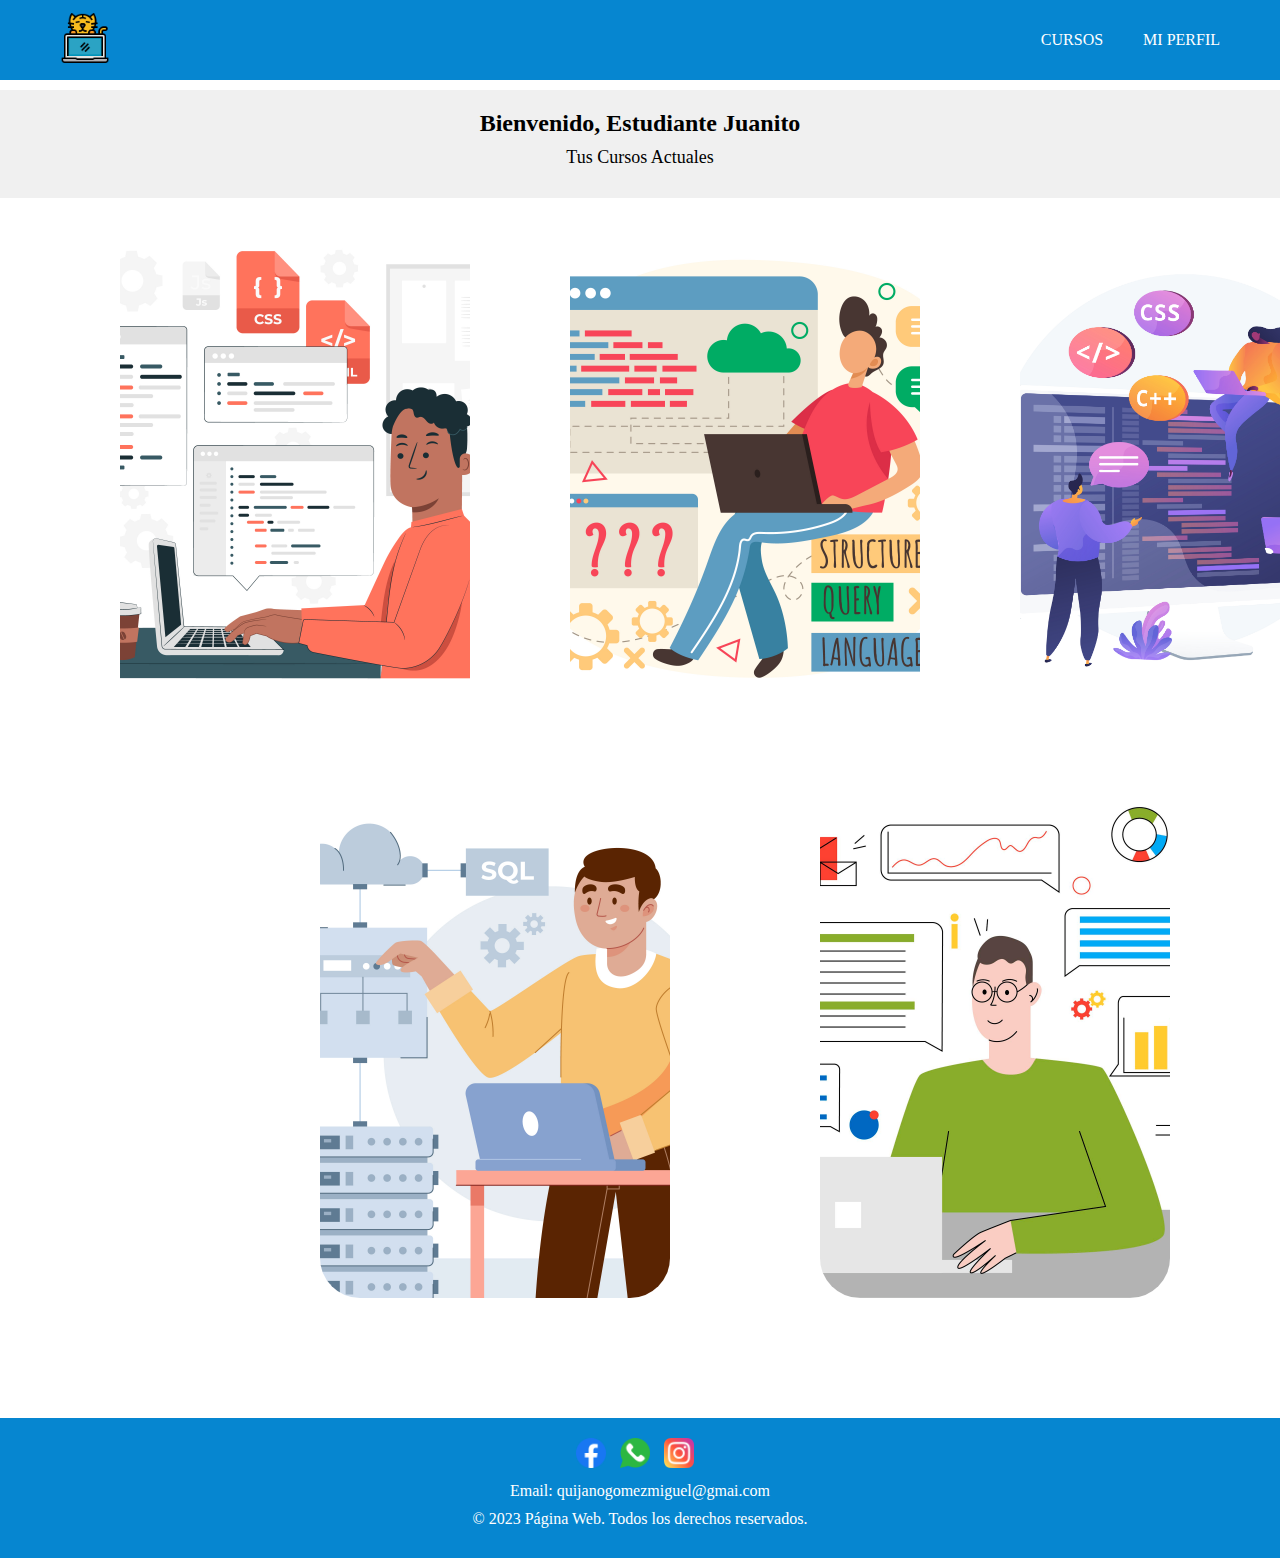
<file: miperfil.html>
<!DOCTYPE html>
<html lang="es">

<head>
    <meta charset="UTF-8">
    <meta name="viewport" content="width=device-width, initial-scale=1.0">
    <link rel="stylesheet" href="miperfil.css">
    <link rel="stylesheet" href="https://cdnjs.cloudflare.com/ajax/libs/font-awesome/6.5.2/css/all.min.css" integrity="sha512-SnH5WK+bZxgPHs44uWIX+LLJAJ9/2PkPKZ5QiAj6Ta86w+fsb2TkcmfRyVX3pBnMFcV7oQPJkl9QevSCWr3W6A==" crossorigin="anonymous" referrerpolicy="no-referrer" />
    <title>Página Web</title>
</head>

<body>
    <header class="header">
        <div class="logo">
            <a href="inicial.html"><img src="logo_pagina.png" alt="logo" class="logo-img"></a>
        </div>
        <nav class="navbar">
            <a href="compra1.html">Cursos</a>
            <a href="miperfil.html">Mi Perfil</a>
        </nav>
    </header>

    <section class="welcome-container">
        <div class="welcome-text">
            <h1>Bienvenido, Estudiante Juanito</h1>
            <p>Tus Cursos Actuales</p>
        </div>
    </section>

    <main class="main-content">
        <div class="contenedor">
            <div class="card1">
                <img src="perfil_html.jpg" alt="">
                <div class="info">
                    <h1>HTML</h1>
                    <p>HTML (HyperText Markup Language) es el lenguaje estándar utilizado para crear páginas web. En este curso aprenderás los fundamentos de HTML y cómo utilizarlo para estructurar el contenido de tus sitios web.</p>
                    <a href="#" class="btn">Más Información</a>
                </div>
            </div>

            <div class="card2">
                <img src="perfil_java.jpg" alt="">
                <div class="info">
                    <h1>JavaScript</h1>
                    <p>JavaScript es un lenguaje de programación esencial para el desarrollo web, ampliamente utilizado para crear sitios web interactivos y dinámicos. Este curso está diseñado para ayudarte a aprender JavaScript desde cero y adquirir habilidades avanzadas que te permitirán crear aplicaciones web profesionales.</p>
                    <a href="javaINFO.html" class="btn">Más Información</a>
                </div>
            </div>

            <div class="card3">
                <img src="perfil_soft.jpg" alt="">
                <div class="info">
                    <h1>Desarrollo de Software</h1>
                    <p>El desarrollo web es una habilidad fundamental en la era digital actual. Este curso te proporcionará los conocimientos necesarios para crear sitios web dinámicos y atractivos utilizando tecnologías de vanguardia como HTML, CSS, JavaScript y más.</p>
                    <a href="#" class="btn">Más Información</a>
                </div>
            </div>

            <div class="card4">
                <img src="perfil_grafico.jpg" alt="">
                <div class="info">
                    <h1>Diseño Gráfico</h1>
                    <p>El diseño gráfico es una disciplina creativa que combina arte y tecnología para comunicar ideas. En este curso, explorarás los fundamentos del diseño gráfico y aprenderás a utilizar herramientas y software de diseño para crear composiciones visuales efectivas.</p>
                    <a href="#" class="btn">Más Información</a>
                </div>
            </div>

            <div class="card5">
                <img src="perfil_sql.jpg" alt="">
                <div class="info">
                    <h1>Base de Datos</h1>
                    <p>Las bases de datos SQL son un componente fundamental en el mundo de la tecnología y el desarrollo de software. En este curso, aprenderás los conceptos básicos de las bases de datos relacionales y cómo utilizar SQL (Structured Query Language) para gestionar y manipular datos.</p>
                    <a href="#" class="btn">Más Información</a>
                </div>
            </div>

            <div class="card6">
                <img src="perfil_excel.jpg" alt="">
                <div class="info">
                    <h1>Excel Intermedio</h1>
                    <p>Microsoft Excel es una herramienta poderosa de hoja de cálculo utilizada en todo el mundo para análisis, visualización y gestión de datos. Este curso te proporcionará las habilidades fundamentales para trabajar de manera efectiva con Excel, desde la introducción a las funciones básicas hasta técnicas avanzadas de análisis de datos.</p>
                    <a href="#" class="btn">Más Información</a>
                </div>
            </div>

            <div class="card7">
                <img src="perfil_web.jpg" alt="">
                <div class="info">
                    <h1>Desarrollo WEB</h1>
                    <p>El desarrollo web es una habilidad fundamental en la era digital actual. Este curso te proporcionará los conocimientos necesarios para crear sitios web dinámicos y atractivos utilizando tecnologías de vanguardia como HTML, CSS, JavaScript y más.</p>
                    <a href="#" class="btn">Más Información</a>
                </div>
            </div>
        </div>
    </main>

    <footer class="footer">
        <div class="social-media">
            <a href="https://www.facebook.com/luismi.qg.1"><img src="perfil_facebook.png" alt="Facebook"></a>
            <a href="https://wa.me/971649704"><img src="perfil_whatssap.png" alt="WhatsApp"></a>
            <a href="https://www.instagram.com/lumi___qg/"><img src="perfil_instagram.png" alt="Instagram"></a>
        </div>
        <div class="contact-info">
            <p>Email: quijanogomezmiguel@gmai.com</p>
        </div>
        <div class="extra-text">
            <p>© 2023 Página Web. Todos los derechos reservados.</p>
        </div>
    </footer>
</body>

</html>
</file>
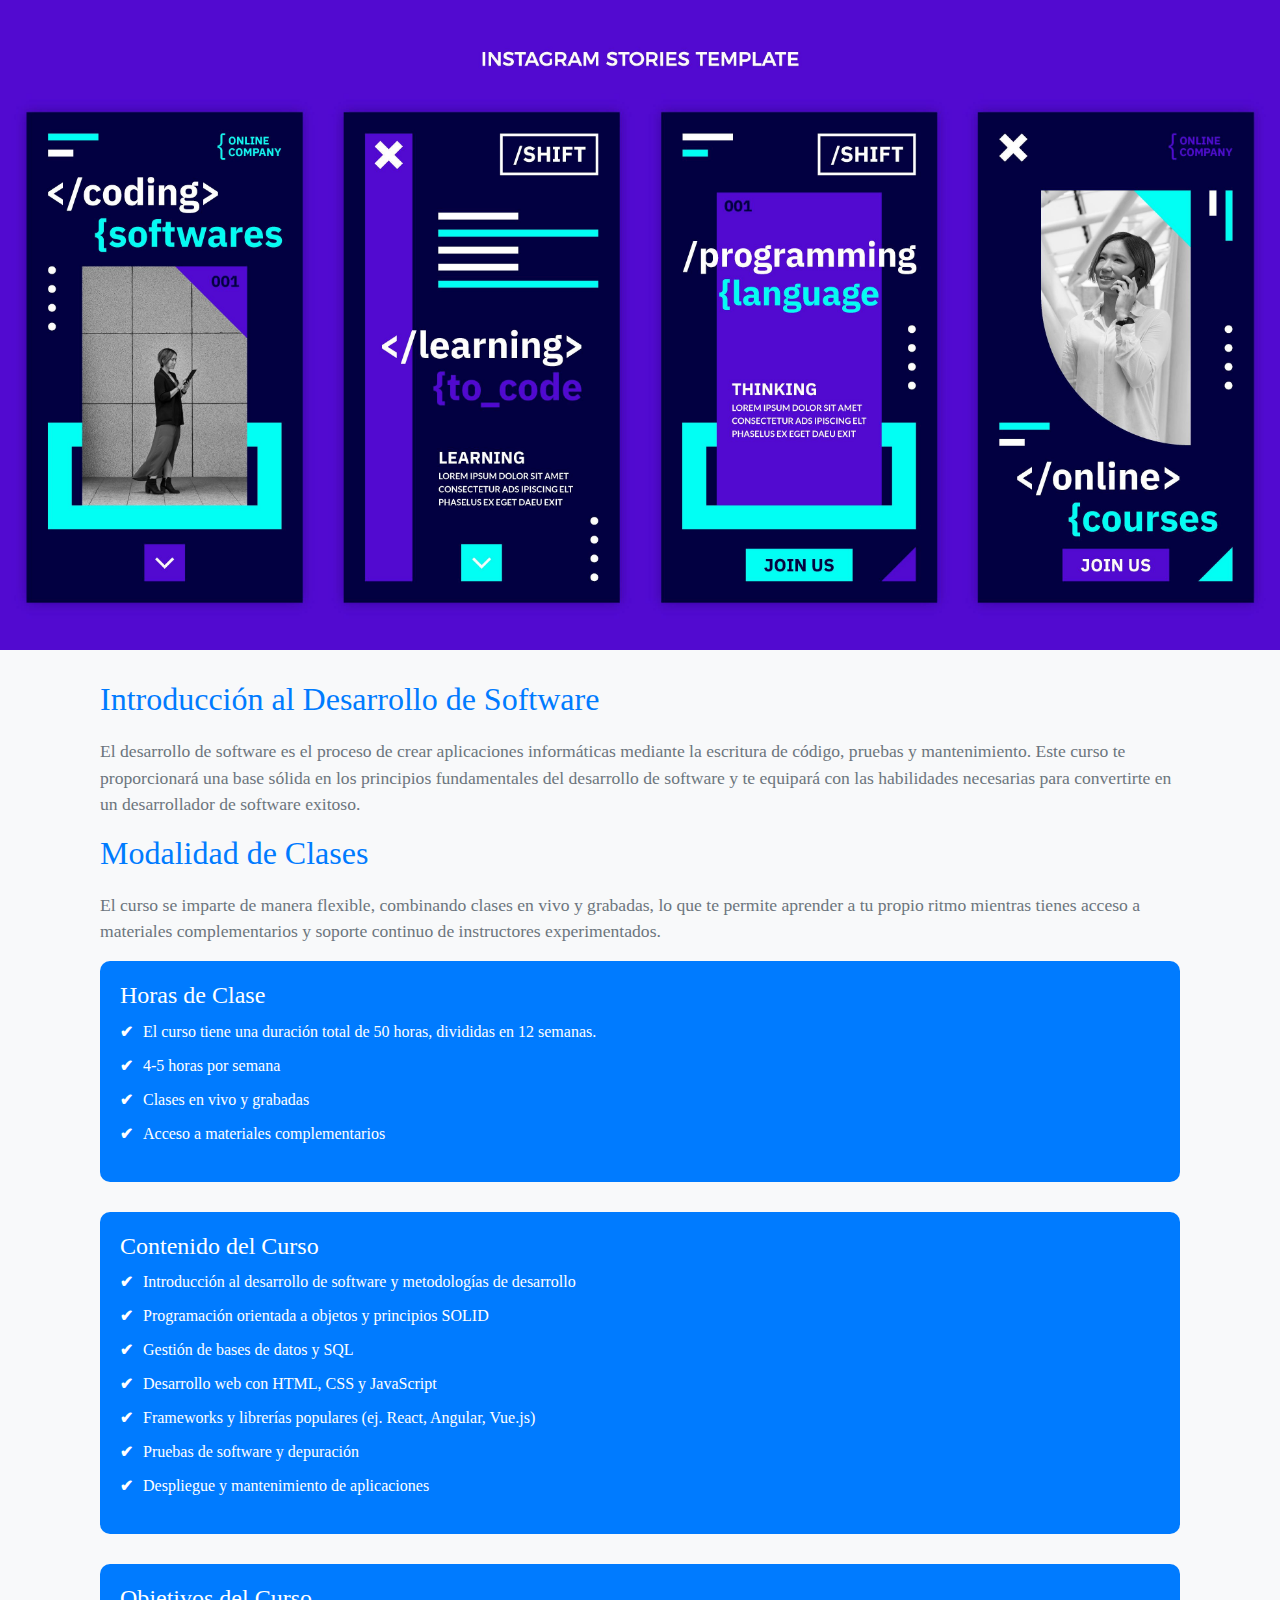
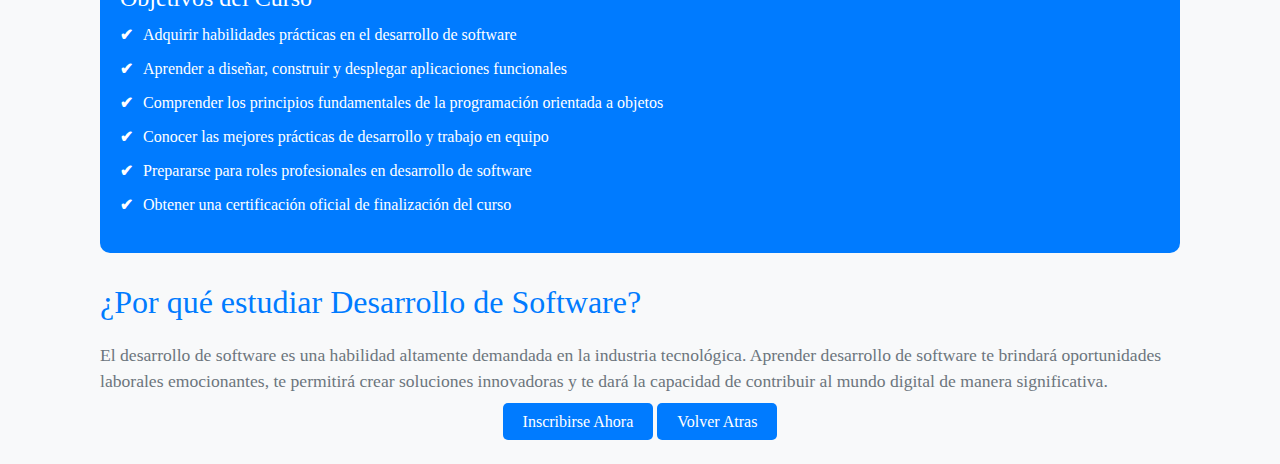
<file: softwareINFO.html>
<!doctype html>
<html lang="es">
<head>
  <title>Información del Curso de Desarrollo de Software</title>
  <meta charset="utf-8">
  <meta name="viewport" content="width=device-width, initial-scale=1, shrink-to-fit=no">
  <link rel="stylesheet" href="https://cdnjs.cloudflare.com/ajax/libs/twitter-bootstrap/4.5.0/css/bootstrap.min.css">
  <style>
    body {
        font-family: 'Times New Roman', Times, serif;
      background-color: #f8f9fa;
      margin: 0;
      padding: 0;
    }
    .banner {
      background: url('javainfo.jpg') no-repeat center center/cover;
      height: 650px;
      color: #fff;
      display: flex;
      align-items: center;
      justify-content: center;
      text-align: center;
    }
    .banner h1 {
      font-size: 3em;
      font-weight: bold;
    }
    .content {
      padding: 30px;
    }
    .content h2 {
      color: #007bff;
      margin-bottom: 20px;
    }
    .content p {
      font-size: 1.1em;
      color: #6c757d;
    }
    .info-box {
      background: #007bff;
      color: #fff;
      padding: 20px;
      border-radius: 10px;
      margin-bottom: 30px;
    }
    .info-box h3 {
      font-size: 1.5em;
      margin-bottom: 10px;
    }
    .info-box ul {
      list-style: none;
      padding: 0;
    }
    .info-box ul li {
      margin-bottom: 10px;
      display: flex;
      align-items: center;
    }
    .info-box ul li::before {
      content: "✔";
      margin-right: 10px;
      font-weight: bold;
    }
    .btn-custom {
      background-color: #007bff;
      color: #fff;
      padding: 10px 20px;
      border-radius: 5px;
      text-decoration: none;
      transition: background-color 0.3s ease;
    }
    .btn-custom:hover {
      background-color: #0056b3;
      color: #fff;
    }
  </style>
</head>
<body>

<div class="banner">
</div>

<div class="content container">
  <h2>Introducción al Desarrollo de Software</h2>
  <p>El desarrollo de software es el proceso de crear aplicaciones informáticas mediante la escritura de código, pruebas y mantenimiento. Este curso te proporcionará una base sólida en los principios fundamentales del desarrollo de software y te equipará con las habilidades necesarias para convertirte en un desarrollador de software exitoso.</p>

  <h2>Modalidad de Clases</h2>
  <p>El curso se imparte de manera flexible, combinando clases en vivo y grabadas, lo que te permite aprender a tu propio ritmo mientras tienes acceso a materiales complementarios y soporte continuo de instructores experimentados.</p>

  <div class="info-box">
    <h3>Horas de Clase</h3>
    <ul>
      <li>El curso tiene una duración total de 50 horas, divididas en 12 semanas.</li>
      <li>4-5 horas por semana</li>
      <li>Clases en vivo y grabadas</li>
      <li>Acceso a materiales complementarios</li>
    </ul>
  </div>

  <div class="info-box">
    <h3>Contenido del Curso</h3>
    <ul>
      <li>Introducción al desarrollo de software y metodologías de desarrollo</li>
      <li>Programación orientada a objetos y principios SOLID</li>
      <li>Gestión de bases de datos y SQL</li>
      <li>Desarrollo web con HTML, CSS y JavaScript</li>
      <li>Frameworks y librerías populares (ej. React, Angular, Vue.js)</li>
      <li>Pruebas de software y depuración</li>
      <li>Despliegue y mantenimiento de aplicaciones</li>
    </ul>
  </div>

  <div class="info-box">
    <h3>Objetivos del Curso</h3>
    <ul>
      <li>Adquirir habilidades prácticas en el desarrollo de software</li>
      <li>Aprender a diseñar, construir y desplegar aplicaciones funcionales</li>
      <li>Comprender los principios fundamentales de la programación orientada a objetos</li>
      <li>Conocer las mejores prácticas de desarrollo y trabajo en equipo</li>
      <li>Prepararse para roles profesionales en desarrollo de software</li>
      <li>Obtener una certificación oficial de finalización del curso</li>
    </ul>
  </div>

  <h2>¿Por qué estudiar Desarrollo de Software?</h2>
  <p>El desarrollo de software es una habilidad altamente demandada en la industria tecnológica. Aprender desarrollo de software te brindará oportunidades laborales emocionantes, te permitirá crear soluciones innovadoras y te dará la capacidad de contribuir al mundo digital de manera significativa.</p>

  <div class="text-center">
    <a href="inscripcion.html" class="btn-custom">Inscribirse Ahora</a>
    <a href="miperfil.html" class="btn-custom">Volver Atras</a>
  </div>
</div>

</body>
</html>
</file>
<file: compra1.css>
* {
    margin: 0;
    padding: 0;
    box-sizing: border-box;
}

body {
    font-family: Georgia, 'Times New Roman', Times, serif;
    background-color: #f5f5f5;  
    color: black;
}

.header {
    display: flex;
    justify-content: space-between;
    align-items: center;
    height: 80px;
    background-color: #5df8bd;
    padding: 0 30px;
    margin-bottom: 20px;
}

.logo {
    margin-left: 30px;
}

.logo-img {
    width: 50px;
}

.navbar {
    display: flex;
    margin-right: 10px;
}

.navbar a {
    display: block;
    padding: 20px 20px;
    color: #fff;
    text-decoration: none;
    text-transform: uppercase;
    font-size: 16px;
}

.navbar a:hover {
    background-color: rgb(62, 153, 234);
}

.card-wrapper {
    max-width: 1100px;
    margin: 0 auto;
    padding: 20px;
    display: flex;
    flex-wrap: wrap;
    justify-content: space-between;
    background: #fff;
    box-shadow: 0 2px 20px rgba(0, 0, 0, 0.2);
    border-radius: 10px;
}

.product-container {
    width: 48%;
    margin-bottom: 20px;
}

.card {
    display: flex;
    flex-direction: row;
    width: 100%;
}

.product-imgs {
    flex: 1;
}

.img-display {
    display: flex;
    justify-content: center;
    align-items: center;
}

.img-showcase {
    display: flex;
    flex-direction: column;
    align-items: center;
}

.img-showcase img {
    max-width: 100%;
    height: auto;
    border-radius: 10px;
    margin-bottom: 20px;
}

.img-select {
    display: flex;
    justify-content: center;
    align-items: center;
}

.img-select .img-item {
    margin: 0 10px;
}

.img-select .img-item img {
    width: 100px;
    height: 100px;
    cursor: pointer;
    border-radius: 10px;
}

.product-content {
    flex: 1;
    padding: 20px;
}

.product-title {
    font-size: 24px;
    font-weight: 700;
    margin-bottom: 10px;
}

.product-link {
    color: #1c0591;
    text-decoration: none;
    font-weight: 500;
    margin-bottom: 20px;
    display: inline-block;
}

.product-rating {
    display: flex;
    align-items: center;
    margin-bottom: 20px;
}

.product-rating i {
    color: #ffd700;
    margin-right: 5px;
}

.product-rating span {
    font-weight: 600;
    margin-left: 5px;
}

.product-price {
    margin-bottom: 20px;
}

.product-price p {
    margin-bottom: 5px;
}

.product-price span {
    font-weight: 700;
    color: #1c0591;
}

.product-detail h2 {
    font-size: 20px;
    font-weight: 700;
    margin-bottom: 10px;
    color: #1c0591;
}

.product-detail p {
    margin-bottom: 10px;
}

.product-detail ul {
    margin-bottom: 20px;
}

.product-detail ul li {
    list-style: none;
    margin-bottom: 5px;
}

.product-detail ul li span {
    font-weight: 600;
}

.purchase-info {
    display: flex;
    align-items: center;
    margin-bottom: 20px;
}

.quantity-selector {
    display: flex;
    align-items: center;
}

.quantity-btn {
    padding: 5px 10px;
    background-color: #1c0591;
    color: #fff;
    border: none;
    border-radius: 5px;
    cursor: pointer;
    margin: 0 5px;
}

#quantity-input {
    width: 50px;
    text-align: center;
    padding: 5px;
    border: 1px solid #ccc;
    border-radius: 5px;
    margin: 0 5px;
}

.btn {
    padding: 10px 20px;
    background-color: #1c0591;
    color: #fff;
    border: none;
    border-radius: 5px;
    cursor: pointer;
    transition: background-color 0.3s;
    margin-right: 10px;
}

.btn:last-of-type {
    margin-right: 0;
}

.btn:hover {
    background-color: #06244d;
}

#total-price {
    font-size: 16px;
    color: #ffffff;
    margin-left: auto;
}

.cart-info {
    position: fixed;
    top: 80px;
    right: 30px;
    z-index: 1000;
}

.cart-btn {
    display: flex;
    align-items: center;
    padding: 10px 20px;
    background-color: #1c0591;
    color: #fff;
    border: none;
    border-radius: 5px;
    cursor: pointer;
    transition: background-color 0.3s;
}

.cart-btn i {
    margin-left: 10px;
}

.cart-btn:hover {
    background-color: #000000;
}

.cart-dropdown {
    display: none;
    position: absolute;
    right: 0;
    background-color: #fff;
    box-shadow: 0 2px 10px rgba(0, 0, 0, 0.1);
    border-radius: 5px;
    padding: 10px;
    width: 300px;
}

.cart-dropdown h3 {
    font-size: 18px;
    font-weight: 700;
    margin-bottom: 10px;
}

.cart-dropdown ul {
    list-style: none;
    padding: 0;
    margin: 0;
}

.cart-dropdown ul li {
    padding: 5px 0;
    border-bottom: 1px solid #eee;
}

.cart-dropdown ul li:last-child {
    border-bottom: none;
}


.footer {
    background-color: #5df8bd;
    color: #fff;
    text-align: center;
    padding: 20px;
    position: absolute;
    bottom: 0;
    left: 0;
    width: 100%;
    z-index: 100;
}

.social-media {
    margin-bottom: 10px;
}

.social-media a {
    display: inline-block;
    margin-right: 10px;
}

.social-media a img {
    width: 30px;
    height: auto;
}

.extra-text {
    margin-bottom: 10px;
}

@media screen and (max-width: 768px) {
    .card-wrapper {
        flex-direction: column;
        align-items: center;
    }

    .product-container {
        width: 100%;
    }

    .cart-info {
        top: auto;
        bottom: 30px;
        right: 30px;
    }
}
</file>
<file: compra2.css>
* {
    margin: 0;
    padding: 0;
    box-sizing: border-box;
}

body {
    font-family: Georgia, 'Times New Roman', Times, serif;
    background-color: #f5f5f5;  
    color: black;
}

.header {
    display: flex;
    justify-content: space-between;
    align-items: center;
    height: 80px;
    background-color: #5df8bd;
    padding: 0 30px;
    margin-bottom: 20px;
}

.logo {
    margin-left: 30px;
}

.logo-img {
    width: 50px;
}

.navbar {
    display: flex;
    margin-right: 10px;
}

.navbar a {
    display: block;
    padding: 20px 20px;
    color: #fff;
    text-decoration: none;
    text-transform: uppercase;
    font-size: 16px;
}

.navbar a:hover {
    background-color: rgb(62, 153, 234);
}

.card-wrapper {
    max-width: 1100px;
    margin: 0 auto;
    padding: 20px;
    display: flex;
    flex-wrap: wrap;
    justify-content: space-between;
    background: #fff;
    box-shadow: 0 2px 20px rgba(0, 0, 0, 0.2);
    border-radius: 10px;
}

.product-container {
    width: 48%;
    margin-bottom: 20px;
}

.card {
    display: flex;
    flex-direction: row;
    width: 100%;
}

.product-imgs {
    flex: 1;
}

.img-display {
    display: flex;
    justify-content: center;
    align-items: center;
}

.img-showcase {
    display: flex;
    flex-direction: column;
    align-items: center;
}

.img-showcase img {
    max-width: 100%;
    height: auto;
    border-radius: 10px;
    margin-bottom: 20px;
}

.img-select {
    display: flex;
    justify-content: center;
    align-items: center;
}

.img-select .img-item {
    margin: 0 10px;
}

.img-select .img-item img {
    width: 100px;
    height: 100px;
    cursor: pointer;
    border-radius: 10px;
}

.product-content {
    flex: 1;
    padding: 20px;
}

.product-title {
    font-size: 24px;
    font-weight: 700;
    margin-bottom: 10px;
}

.product-link {
    color: #1c0591;
    text-decoration: none;
    font-weight: 500;
    margin-bottom: 20px;
    display: inline-block;
}

.product-rating {
    display: flex;
    align-items: center;
    margin-bottom: 20px;
}

.product-rating i {
    color: #ffd700;
    margin-right: 5px;
}

.product-rating span {
    font-weight: 600;
    margin-left: 5px;
}

.product-price {
    margin-bottom: 20px;
}

.product-price p {
    margin-bottom: 5px;
}

.product-price span {
    font-weight: 700;
    color: #1c0591;
}

.product-detail h2 {
    font-size: 20px;
    font-weight: 700;
    margin-bottom: 10px;
    color: #1c0591;
}

.product-detail p {
    margin-bottom: 10px;
}

.product-detail ul {
    margin-bottom: 20px;
}

.product-detail ul li {
    list-style: none;
    margin-bottom: 5px;
}

.product-detail ul li span {
    font-weight: 600;
}

.purchase-info {
    display: flex;
    align-items: center;
    margin-bottom: 20px;
}

.quantity-selector {
    display: flex;
    align-items: center;
}

.quantity-btn {
    padding: 5px 10px;
    background-color: #1c0591;
    color: #fff;
    border: none;
    border-radius: 5px;
    cursor: pointer;
    margin: 0 5px;
}

#quantity-input {
    width: 50px;
    text-align: center;
    padding: 5px;
    border: 1px solid #ccc;
    border-radius: 5px;
    margin: 0 5px;
}

.btn {
    padding: 10px 20px;
    background-color: #1c0591;
    color: #fff;
    border: none;
    border-radius: 5px;
    cursor: pointer;
    transition: background-color 0.3s;
    margin-right: 10px;
}

.btn:last-of-type {
    margin-right: 0;
}

.btn:hover {
    background-color: #06244d;
}

#total-price {
    font-size: 16px;
    color: #ffffff;
    margin-left: auto;
}

.cart-info {
    position: fixed;
    top: 80px;
    right: 30px;
    z-index: 1000;
}

.cart-btn {
    display: flex;
    align-items: center;
    padding: 10px 20px;
    background-color: #1c0591;
    color: #fff;
    border: none;
    border-radius: 5px;
    cursor: pointer;
    transition: background-color 0.3s;
}

.cart-btn i {
    margin-left: 10px;
}

.cart-btn:hover {
    background-color: #000000;
}

.cart-dropdown {
    display: none;
    position: absolute;
    right: 0;
    background-color: #fff;
    box-shadow: 0 2px 10px rgba(0, 0, 0, 0.1);
    border-radius: 5px;
    padding: 10px;
    width: 300px;
}

.cart-dropdown h3 {
    font-size: 18px;
    font-weight: 700;
    margin-bottom: 10px;
}

.cart-dropdown ul {
    list-style: none;
    padding: 0;
    margin: 0;
}

.cart-dropdown ul li {
    padding: 5px 0;
    border-bottom: 1px solid #eee;
}

.cart-dropdown ul li:last-child {
    border-bottom: none;
}


.footer {
    background-color: #5df8bd;
    color: #fff;
    text-align: center;
    padding: 20px;
    position: absolute;
    bottom: 0;
    left: 0;
    width: 100%;
    z-index: 100;
}

.social-media {
    margin-bottom: 10px;
}

.social-media a {
    display: inline-block;
    margin-right: 10px;
}

.social-media a img {
    width: 30px;
    height: auto;
}

.extra-text {
    margin-bottom: 10px;
}

@media screen and (max-width: 768px) {
    .card-wrapper {
        flex-direction: column;
        align-items: center;
    }

    .product-container {
        width: 100%;
    }

    .cart-info {
        top: auto;
        bottom: 30px;
        right: 30px;
    }
}
</file>
<file: compra3.css>
* {
    margin: 0;
    padding: 0;
    box-sizing: border-box;
}

body {
    font-family: Georgia, 'Times New Roman', Times, serif;
    background-color: #f5f5f5;  
    color: black;
}

.header {
    display: flex;
    justify-content: space-between;
    align-items: center;
    height: 80px;
    background-color: #5df8bd;
    padding: 0 30px;
    margin-bottom: 20px;
}

.logo {
    margin-left: 30px;
}

.logo-img {
    width: 50px;
}

.navbar {
    display: flex;
    margin-right: 10px;
}

.navbar a {
    display: block;
    padding: 20px 20px;
    color: #fff;
    text-decoration: none;
    text-transform: uppercase;
    font-size: 16px;
}

.navbar a:hover {
    background-color: rgb(62, 153, 234);
}

.card-wrapper {
    max-width: 1100px;
    margin: 0 auto;
    padding: 20px;
    display: flex;
    flex-wrap: wrap;
    justify-content: space-between;
    background: #fff;
    box-shadow: 0 2px 20px rgba(0, 0, 0, 0.2);
    border-radius: 10px;
}

.product-container {
    width: 48%;
    margin-bottom: 20px;
}

.card {
    display: flex;
    flex-direction: row;
    width: 100%;
}

.product-imgs {
    flex: 1;
}

.img-display {
    display: flex;
    justify-content: center;
    align-items: center;
}

.img-showcase {
    display: flex;
    flex-direction: column;
    align-items: center;
}

.img-showcase img {
    max-width: 100%;
    height: auto;
    border-radius: 10px;
    margin-bottom: 20px;
}

.img-select {
    display: flex;
    justify-content: center;
    align-items: center;
}

.img-select .img-item {
    margin: 0 10px;
}

.img-select .img-item img {
    width: 100px;
    height: 100px;
    cursor: pointer;
    border-radius: 10px;
}

.product-content {
    flex: 1;
    padding: 20px;
}

.product-title {
    font-size: 24px;
    font-weight: 700;
    margin-bottom: 10px;
}

.product-link {
    color: #1c0591;
    text-decoration: none;
    font-weight: 500;
    margin-bottom: 20px;
    display: inline-block;
}

.product-rating {
    display: flex;
    align-items: center;
    margin-bottom: 20px;
}

.product-rating i {
    color: #ffd700;
    margin-right: 5px;
}

.product-rating span {
    font-weight: 600;
    margin-left: 5px;
}

.product-price {
    margin-bottom: 20px;
}

.product-price p {
    margin-bottom: 5px;
}

.product-price span {
    font-weight: 700;
    color: #1c0591;
}

.product-detail h2 {
    font-size: 20px;
    font-weight: 700;
    margin-bottom: 10px;
    color: #1c0591;
}

.product-detail p {
    margin-bottom: 10px;
}

.product-detail ul {
    margin-bottom: 20px;
}

.product-detail ul li {
    list-style: none;
    margin-bottom: 5px;
}

.product-detail ul li span {
    font-weight: 600;
}

.purchase-info {
    display: flex;
    align-items: center;
    margin-bottom: 20px;
}

.quantity-selector {
    display: flex;
    align-items: center;
}

.quantity-btn {
    padding: 5px 10px;
    background-color: #1c0591;
    color: #fff;
    border: none;
    border-radius: 5px;
    cursor: pointer;
    margin: 0 5px;
}

#quantity-input {
    width: 50px;
    text-align: center;
    padding: 5px;
    border: 1px solid #ccc;
    border-radius: 5px;
    margin: 0 5px;
}

.btn {
    padding: 10px 20px;
    background-color: #1c0591;
    color: #fff;
    border: none;
    border-radius: 5px;
    cursor: pointer;
    transition: background-color 0.3s;
    margin-right: 10px;
}

.btn:last-of-type {
    margin-right: 0;
}

.btn:hover {
    background-color: #06244d;
}

#total-price {
    font-size: 16px;
    color: #ffffff;
    margin-left: auto;
}

.cart-info {
    position: fixed;
    top: 80px;
    right: 30px;
    z-index: 1000;
}

.cart-btn {
    display: flex;
    align-items: center;
    padding: 10px 20px;
    background-color: #1c0591;
    color: #fff;
    border: none;
    border-radius: 5px;
    cursor: pointer;
    transition: background-color 0.3s;
}

.cart-btn i {
    margin-left: 10px;
}

.cart-btn:hover {
    background-color: #000000;
}

.cart-dropdown {
    display: none;
    position: absolute;
    right: 0;
    background-color: #fff;
    box-shadow: 0 2px 10px rgba(0, 0, 0, 0.1);
    border-radius: 5px;
    padding: 10px;
    width: 300px;
}

.cart-dropdown h3 {
    font-size: 18px;
    font-weight: 700;
    margin-bottom: 10px;
}

.cart-dropdown ul {
    list-style: none;
    padding: 0;
    margin: 0;
}

.cart-dropdown ul li {
    padding: 5px 0;
    border-bottom: 1px solid #eee;
}

.cart-dropdown ul li:last-child {
    border-bottom: none;
}


.footer {
    background-color: #5df8bd;
    color: #fff;
    text-align: center;
    padding: 20px;
    position: absolute;
    bottom: 0;
    left: 0;
    width: 100%;
    z-index: 100;
}

.social-media {
    margin-bottom: 10px;
}

.social-media a {
    display: inline-block;
    margin-right: 10px;
}

.social-media a img {
    width: 30px;
    height: auto;
}

.extra-text {
    margin-bottom: 10px;
}

@media screen and (max-width: 768px) {
    .card-wrapper {
        flex-direction: column;
        align-items: center;
    }

    .product-container {
        width: 100%;
    }

    .cart-info {
        top: auto;
        bottom: 30px;
        right: 30px;
    }
}
</file>
<file: compra4.css>
* {
    margin: 0;
    padding: 0;
    box-sizing: border-box;
}

body {
    font-family: Georgia, 'Times New Roman', Times, serif;
    background-color: #f5f5f5;  
    color: black;
}

.header {
    display: flex;
    justify-content: space-between;
    align-items: center;
    height: 80px;
    background-color: #5df8bd;
    padding: 0 30px;
    margin-bottom: 20px;
}

.logo {
    margin-left: 30px;
}

.logo-img {
    width: 50px;
}

.navbar {
    display: flex;
    margin-right: 10px;
}

.navbar a {
    display: block;
    padding: 20px 20px;
    color: #fff;
    text-decoration: none;
    text-transform: uppercase;
    font-size: 16px;
}

.navbar a:hover {
    background-color: rgb(62, 153, 234);
}

.card-wrapper {
    max-width: 1100px;
    margin: 0 auto;
    padding: 20px;
    display: flex;
    flex-wrap: wrap;
    justify-content: space-between;
    background: #fff;
    box-shadow: 0 2px 20px rgba(0, 0, 0, 0.2);
    border-radius: 10px;
}

.product-container {
    width: 48%;
    margin-bottom: 20px;
}

.card {
    display: flex;
    flex-direction: row;
    width: 100%;
}

.product-imgs {
    flex: 1;
}

.img-display {
    display: flex;
    justify-content: center;
    align-items: center;
}

.img-showcase {
    display: flex;
    flex-direction: column;
    align-items: center;
}

.img-showcase img {
    max-width: 100%;
    height: auto;
    border-radius: 10px;
    margin-bottom: 20px;
}

.img-select {
    display: flex;
    justify-content: center;
    align-items: center;
}

.img-select .img-item {
    margin: 0 10px;
}

.img-select .img-item img {
    width: 100px;
    height: 100px;
    cursor: pointer;
    border-radius: 10px;
}

.product-content {
    flex: 1;
    padding: 20px;
}

.product-title {
    font-size: 24px;
    font-weight: 700;
    margin-bottom: 10px;
}

.product-link {
    color: #1c0591;
    text-decoration: none;
    font-weight: 500;
    margin-bottom: 20px;
    display: inline-block;
}

.product-rating {
    display: flex;
    align-items: center;
    margin-bottom: 20px;
}

.product-rating i {
    color: #ffd700;
    margin-right: 5px;
}

.product-rating span {
    font-weight: 600;
    margin-left: 5px;
}

.product-price {
    margin-bottom: 20px;
}

.product-price p {
    margin-bottom: 5px;
}

.product-price span {
    font-weight: 700;
    color: #1c0591;
}

.product-detail h2 {
    font-size: 20px;
    font-weight: 700;
    margin-bottom: 10px;
    color: #1c0591;
}

.product-detail p {
    margin-bottom: 10px;
}

.product-detail ul {
    margin-bottom: 20px;
}

.product-detail ul li {
    list-style: none;
    margin-bottom: 5px;
}

.product-detail ul li span {
    font-weight: 600;
}

.purchase-info {
    display: flex;
    align-items: center;
    margin-bottom: 20px;
}

.quantity-selector {
    display: flex;
    align-items: center;
}

.quantity-btn {
    padding: 5px 10px;
    background-color: #1c0591;
    color: #fff;
    border: none;
    border-radius: 5px;
    cursor: pointer;
    margin: 0 5px;
}

#quantity-input {
    width: 50px;
    text-align: center;
    padding: 5px;
    border: 1px solid #ccc;
    border-radius: 5px;
    margin: 0 5px;
}

.btn {
    padding: 10px 20px;
    background-color: #1c0591;
    color: #fff;
    border: none;
    border-radius: 5px;
    cursor: pointer;
    transition: background-color 0.3s;
    margin-right: 10px;
}

.btn:last-of-type {
    margin-right: 0;
}

.btn:hover {
    background-color: #06244d;
}

#total-price {
    font-size: 16px;
    color: #ffffff;
    margin-left: auto;
}

.cart-info {
    position: fixed;
    top: 80px;
    right: 30px;
    z-index: 1000;
}

.cart-btn {
    display: flex;
    align-items: center;
    padding: 10px 20px;
    background-color: #1c0591;
    color: #fff;
    border: none;
    border-radius: 5px;
    cursor: pointer;
    transition: background-color 0.3s;
}

.cart-btn i {
    margin-left: 10px;
}

.cart-btn:hover {
    background-color: #000000;
}

.cart-dropdown {
    display: none;
    position: absolute;
    right: 0;
    background-color: #fff;
    box-shadow: 0 2px 10px rgba(0, 0, 0, 0.1);
    border-radius: 5px;
    padding: 10px;
    width: 300px;
}

.cart-dropdown h3 {
    font-size: 18px;
    font-weight: 700;
    margin-bottom: 10px;
}

.cart-dropdown ul {
    list-style: none;
    padding: 0;
    margin: 0;
}

.cart-dropdown ul li {
    padding: 5px 0;
    border-bottom: 1px solid #eee;
}

.cart-dropdown ul li:last-child {
    border-bottom: none;
}


.footer {
    background-color: #5df8bd;
    color: #fff;
    text-align: center;
    padding: 20px;
    position: absolute;
    bottom: 0;
    left: 0;
    width: 100%;
    z-index: 100;
}

.social-media {
    margin-bottom: 10px;
}

.social-media a {
    display: inline-block;
    margin-right: 10px;
}

.social-media a img {
    width: 30px;
    height: auto;
}

.extra-text {
    margin-bottom: 10px;
}

@media screen and (max-width: 768px) {
    .card-wrapper {
        flex-direction: column;
        align-items: center;
    }

    .product-container {
        width: 100%;
    }

    .cart-info {
        top: auto;
        bottom: 30px;
        right: 30px;
    }
}
</file>
<file: compra5.css>
* {
    margin: 0;
    padding: 0;
    box-sizing: border-box;
}

body {
    font-family: Georgia, 'Times New Roman', Times, serif;
    background-color: #f5f5f5;  
    color: black;
}

.header {
    display: flex;
    justify-content: space-between;
    align-items: center;
    height: 80px;
    background-color: #5df8bd;
    padding: 0 30px;
    margin-bottom: 20px;
}

.logo {
    margin-left: 30px;
}

.logo-img {
    width: 50px;
}

.navbar {
    display: flex;
    margin-right: 10px;
}

.navbar a {
    display: block;
    padding: 20px 20px;
    color: #fff;
    text-decoration: none;
    text-transform: uppercase;
    font-size: 16px;
}

.navbar a:hover {
    background-color: rgb(62, 153, 234);
}

.card-wrapper {
    max-width: 1100px;
    margin: 0 auto;
    padding: 20px;
    display: flex;
    flex-wrap: wrap;
    justify-content: space-between;
    background: #fff;
    box-shadow: 0 2px 20px rgba(0, 0, 0, 0.2);
    border-radius: 10px;
}

.product-container {
    width: 48%;
    margin-bottom: 20px;
}

.card {
    display: flex;
    flex-direction: row;
    width: 100%;
}

.product-imgs {
    flex: 1;
}

.img-display {
    display: flex;
    justify-content: center;
    align-items: center;
}

.img-showcase {
    display: flex;
    flex-direction: column;
    align-items: center;
}

.img-showcase img {
    max-width: 100%;
    height: auto;
    border-radius: 10px;
    margin-bottom: 20px;
}

.img-select {
    display: flex;
    justify-content: center;
    align-items: center;
}

.img-select .img-item {
    margin: 0 10px;
}

.img-select .img-item img {
    width: 100px;
    height: 100px;
    cursor: pointer;
    border-radius: 10px;
}

.product-content {
    flex: 1;
    padding: 20px;
}

.product-title {
    font-size: 24px;
    font-weight: 700;
    margin-bottom: 10px;
}

.product-link {
    color: #1c0591;
    text-decoration: none;
    font-weight: 500;
    margin-bottom: 20px;
    display: inline-block;
}

.product-rating {
    display: flex;
    align-items: center;
    margin-bottom: 20px;
}

.product-rating i {
    color: #ffd700;
    margin-right: 5px;
}

.product-rating span {
    font-weight: 600;
    margin-left: 5px;
}

.product-price {
    margin-bottom: 20px;
}

.product-price p {
    margin-bottom: 5px;
}

.product-price span {
    font-weight: 700;
    color: #1c0591;
}

.product-detail h2 {
    font-size: 20px;
    font-weight: 700;
    margin-bottom: 10px;
    color: #1c0591;
}

.product-detail p {
    margin-bottom: 10px;
}

.product-detail ul {
    margin-bottom: 20px;
}

.product-detail ul li {
    list-style: none;
    margin-bottom: 5px;
}

.product-detail ul li span {
    font-weight: 600;
}

.purchase-info {
    display: flex;
    align-items: center;
    margin-bottom: 20px;
}

.quantity-selector {
    display: flex;
    align-items: center;
}

.quantity-btn {
    padding: 5px 10px;
    background-color: #1c0591;
    color: #fff;
    border: none;
    border-radius: 5px;
    cursor: pointer;
    margin: 0 5px;
}

#quantity-input {
    width: 50px;
    text-align: center;
    padding: 5px;
    border: 1px solid #ccc;
    border-radius: 5px;
    margin: 0 5px;
}

.btn {
    padding: 10px 20px;
    background-color: #1c0591;
    color: #fff;
    border: none;
    border-radius: 5px;
    cursor: pointer;
    transition: background-color 0.3s;
    margin-right: 10px;
}

.btn:last-of-type {
    margin-right: 0;
}

.btn:hover {
    background-color: #06244d;
}

#total-price {
    font-size: 16px;
    color: #ffffff;
    margin-left: auto;
}

.cart-info {
    position: fixed;
    top: 80px;
    right: 30px;
    z-index: 1000;
}

.cart-btn {
    display: flex;
    align-items: center;
    padding: 10px 20px;
    background-color: #1c0591;
    color: #fff;
    border: none;
    border-radius: 5px;
    cursor: pointer;
    transition: background-color 0.3s;
}

.cart-btn i {
    margin-left: 10px;
}

.cart-btn:hover {
    background-color: #000000;
}

.cart-dropdown {
    display: none;
    position: absolute;
    right: 0;
    background-color: #fff;
    box-shadow: 0 2px 10px rgba(0, 0, 0, 0.1);
    border-radius: 5px;
    padding: 10px;
    width: 300px;
}

.cart-dropdown h3 {
    font-size: 18px;
    font-weight: 700;
    margin-bottom: 10px;
}

.cart-dropdown ul {
    list-style: none;
    padding: 0;
    margin: 0;
}

.cart-dropdown ul li {
    padding: 5px 0;
    border-bottom: 1px solid #eee;
}

.cart-dropdown ul li:last-child {
    border-bottom: none;
}


.footer {
    background-color: #5df8bd;
    color: #fff;
    text-align: center;
    padding: 20px;
    position: absolute;
    bottom: 0;
    left: 0;
    width: 100%;
    z-index: 100;
}

.social-media {
    margin-bottom: 10px;
}

.social-media a {
    display: inline-block;
    margin-right: 10px;
}

.social-media a img {
    width: 30px;
    height: auto;
}

.extra-text {
    margin-bottom: 10px;
}

@media screen and (max-width: 768px) {
    .card-wrapper {
        flex-direction: column;
        align-items: center;
    }

    .product-container {
        width: 100%;
    }

    .cart-info {
        top: auto;
        bottom: 30px;
        right: 30px;
    }
}
</file>
<file: miperfil.css>
* {
    margin: 0;
    padding: 0;
    box-sizing: border-box;
}

body {
    font-family: Georgia, 'Times New Roman', Times, serif;
    background-image: url('');
    background-position: center;
    background-repeat: no-repeat;
    background-size: cover;
    background-attachment: fixed;
    color: black;
}

.header {
    display: flex;
    justify-content: space-between;
    align-items: center;
    height: 80px;
    background-color: #0686d0;
    padding: 0 30px;
}

.logo {
    margin-left: 30px;
}

.logo-img {
    width: 50px;
}

.navbar {
    display: flex;
    margin-right: 10px;
}

.navbar a {
    display: block;
    padding: 20px 20px;
    color: #fff;
    text-decoration: none;
    text-transform: uppercase;
    font-size: 16px;
}

.navbar a:hover {
    background-color: rgb(62, 153, 234);
}

.welcome-container {
    background-color: #f0f0f0;
    text-align: center;
    padding: 20px;
    margin-top: 10px;
}

.welcome-container h1 {
    font-size: 24px;
    margin-bottom: 10px;
}

.welcome-container p {
    font-size: 18px;
    margin-bottom: 10px;
}

.welcome-container ul {
    list-style-type: none;
    padding: 0;
}

.welcome-container ul li {
    font-size: 16px;
    margin: 5px 0;
}

.main-content {
    padding: 20px;
}




.card1{
    position: relative;
    display: flex;
    width: min(100%, 350px);
    height: 500px;
    padding: 30px 25px;
    background: white;
    box-shadow: 0px 7px 10px rgba(red, green, blue, alpha);
    transition: all 0.5s ease;
    border-radius: 45px;
    margin-left: 100px;
}

.card1:hover{
    transform: translate(20px);
}

.card1:after{
    content: "";
    position: absolute;
    top: 0;
    left: 0;
    display: block;
    width: 100%;
    background: linear-gradient(to bottom, rgba(208, 195, 195, 0.5), rgb(227, 16, 16));
    transition: all 0.5s;
    opacity: 0;
    border-radius: 40px;
}

.card1:hover:after{
    opacity: 1;
}

.card1 > img{
    width: 100%;
    height: 100%;
    object-fit: cover;
    position: absolute;
    top: 0;
    left: 0;
    border-radius: 40px;
}

.card1 .info{
    position: absolute;
    z-index: 3;
    color: black;
    opacity: 0;
    transform: translateY(30px);
    transition: all 0.5s;
}

.card1:hover .info{
    opacity: 1;
    transform: translate(0px);
}

.card1 .info h1{
    font-size: 1.4rem;
    margin: 0;
}

.card1 .info .btn{
    text-decoration: none;
    padding: 0.5rem 1rem;
    background: white;
    color: #4b5563;
    font-size: 0.85rem;
    font-weight: bold;
    border-radius: 50px;
    cursor: pointer;
    transition: all 0.3s ease-in;
}

.card1 .info .btn:hover{
    box-shadow: 0px 7px 10px rgba(red, green, blue, alpha);
    background-color: #74abf8;
    color: white;
}





.card2{
    position: relative;
    display: flex;
    width: min(100%, 350px);
    height: 500px;
    padding: 30px 25px;
    background: white;
    box-shadow: 0px 7px 10px rgba(red, green, blue, alpha);
    transition: all 0.5s ease;
    border-radius: 45px;
    margin-left: 550px;
    margin-top: -500px;
}

.card2:hover{
    transform: translate(20px);
}

.card2:after{
    content: "";
    position: absolute;
    top: 0;
    left: 0;
    display: block;
    width: 100%;
    background: linear-gradient(to bottom, rgba(208, 195, 195, 0.5), rgb(227, 16, 16));
    transition: all 0.5s;
    opacity: 0;
    border-radius: 40px;
}

.card2:hover:after{
    opacity: 1;
}

.card2 > img{
    width: 100%;
    height: 100%;
    object-fit: cover;
    position: absolute;
    top: 0;
    left: 0;
    border-radius: 40px;
}

.card2 .info{
    position: absolute;
    z-index: 3;
    color: black;
    opacity: 0;
    transform: translateY(30px);
    transition: all 0.5s;
}

.card2:hover .info{
    opacity: 1;
    transform: translate(0px);
}

.card2 .info h1{
    font-size: 1.4rem;
    margin: 0;
}

.card2 .info .btn{
    text-decoration: none;
    padding: 0.5rem 1rem;
    background: white;
    color: #4b5563;
    font-size: 0.85rem;
    font-weight: bold;
    border-radius: 50px;
    cursor: pointer;
    transition: all 0.3s ease-in;
}

.card2 .info .btn:hover{
    box-shadow: 0px 7px 10px rgba(red, green, blue, alpha);
    background-color: #74abf8;
    color: white;
}



.card3{
    position: relative;
    display: flex;
    width: min(100%, 350px);
    height: 500px;
    padding: 30px 25px;
    background: white;
    box-shadow: 0px 7px 10px rgba(red, green, blue, alpha);
    transition: all 0.5s ease;
    border-radius: 45px;
    margin-left: 1000px;
    margin-top: -500px;
}

.card3:hover{
    transform: translate(20px);
}

.card3:after{
    content: "";
    position: absolute;
    top: 0;
    left: 0;
    display: block;
    width: 100%;
    background: linear-gradient(to bottom, rgba(208, 195, 195, 0.5), rgb(227, 16, 16));
    transition: all 0.5s;
    opacity: 0;
    border-radius: 40px;
}

.card3:hover:after{
    opacity: 1;
}

.card3 > img{
    width: 100%;
    height: 100%;
    object-fit: cover;
    position: absolute;
    top: 0;
    left: 0;
    border-radius: 40px;
}

.card3 .info{
    position: absolute;
    z-index: 3;
    color: black;
    opacity: 0;
    transform: translateY(30px);
    transition: all 0.5s;
}

.card3:hover .info{
    opacity: 1;
    transform: translate(0px);
}

.card3 .info h1{
    font-size: 1.4rem;
    margin: 0;
}

.card3 .info .btn{
    text-decoration: none;
    padding: 0.5rem 1rem;
    background: white;
    color: #4b5563;
    font-size: 0.85rem;
    font-weight: bold;
    border-radius: 50px;
    cursor: pointer;
    transition: all 0.3s ease-in;
}

.card3 .info .btn:hover{
    box-shadow: 0px 7px 10px rgba(red, green, blue, alpha);
    background-color: #74abf8;
    color: white;
}




.card4{
    position: relative;
    display: flex;
    width: min(100%, 350px);
    height: 500px;
    padding: 30px 25px;
    background: white;
    box-shadow: 0px 7px 10px rgba(red, green, blue, alpha);
    transition: all 0.5s ease;
    border-radius: 45px;
    margin-left: 1450px;
    margin-top: -510px;
}

.card4:hover{
    transform: translate(20px);
}

.card4:after{
    content: "";
    position: absolute;
    top: 0;
    left: 0;
    display: block;
    width: 100%;
    background: linear-gradient(to bottom, rgba(208, 195, 195, 0.5), rgb(227, 16, 16));
    transition: all 0.5s;
    opacity: 0;
    border-radius: 40px;
}

.card4:hover:after{
    opacity: 1;
}

.card4 > img{
    width: 100%;
    height: 100%;
    object-fit: cover;
    position: absolute;
    top: 0;
    left: 0;
    border-radius: 40px;
}

.card4 .info{
    position: absolute;
    z-index: 3;
    color: black;
    opacity: 0;
    transform: translateY(30px);
    transition: all 0.5s;
}

.card4:hover .info{
    opacity: 1;
    transform: translate(0px);
}

.card4 .info h1{
    font-size: 1.4rem;
    margin: 0;
}

.card4 .info .btn{
    text-decoration: none;
    padding: 0.5rem 1rem;
    background: white;
    color: #4b5563;
    font-size: 0.85rem;
    font-weight: bold;
    border-radius: 50px;
    cursor: pointer;
    transition: all 0.3s ease-in;
}

.card4 .info .btn:hover{
    box-shadow: 0px 7px 10px rgba(red, green, blue, alpha);
    background-color: #74abf8;
    color: white;
}





.card5{
    position: relative;
    display: flex;
    width: min(100%, 350px);
    height: 500px;
    padding: 30px 25px;
    background: white;
    box-shadow: 0px 7px 10px rgba(red, green, blue, alpha);
    transition: all 0.5s ease;
    border-radius: 45px;
    margin-left: 300px;
    margin-top: 90px;
}

.card5:hover{
    transform: translate(20px);
}

.card5:after{
    content: "";
    position: absolute;
    top: 0;
    left: 0;
    display: block;
    width: 100%;
    background: linear-gradient(to bottom, rgba(208, 195, 195, 0.5), rgb(227, 16, 16));
    transition: all 0.5s;
    opacity: 0;
    border-radius: 40px;
}

.card5:hover:after{
    opacity: 1;
}

.card5 > img{
    width: 100%;
    height: 100%;
    object-fit: cover;
    position: absolute;
    top: 0;
    left: 0;
    border-radius: 40px;
}

.card5 .info{
    position: absolute;
    z-index: 3;
    color: black;
    opacity: 0;
    transform: translateY(30px);
    transition: all 0.5s;
}

.card5:hover .info{
    opacity: 1;
    transform: translate(0px);
}

.card5 .info h1{
    font-size: 1.4rem;
    margin: 0;
}

.card5 .info .btn{
    text-decoration: none;
    padding: 0.5rem 1rem;
    background: white;
    color: #4b5563;
    font-size: 0.85rem;
    font-weight: bold;
    border-radius: 50px;
    cursor: pointer;
    transition: all 0.3s ease-in;
}

.card5 .info .btn:hover{
    box-shadow: 0px 7px 10px rgba(red, green, blue, alpha);
    background-color: #74abf8;
    color: white;
}





.card6{
    position: relative;
    display: flex;
    width: min(100%, 350px);
    height: 500px;
    padding: 30px 25px;
    background: white;
    box-shadow: 0px 7px 10px rgba(red, green, blue, alpha);
    transition: all 0.5s ease;
    border-radius: 45px;
    margin-left: 800px;
    margin-top: -500px;
}

.card6:hover{
    transform: translate(20px);
}

.card6:after{
    content: "";
    position: absolute;
    top: 0;
    left: 0;
    display: block;
    width: 100%;
    background: linear-gradient(to bottom, rgba(208, 195, 195, 0.5), rgb(227, 16, 16));
    transition: all 0.5s;
    opacity: 0;
    border-radius: 40px;
}

.card6:hover:after{
    opacity: 1;
}

.card6 > img{
    width: 100%;
    height: 100%;
    object-fit: cover;
    position: absolute;
    top: 0;
    left: 0;
    border-radius: 40px;
}

.card6 .info{
    position: absolute;
    z-index: 3;
    color: black;
    opacity: 0;
    transform: translateY(30px);
    transition: all 0.5s;
}

.card6:hover .info{
    opacity: 1;
    transform: translate(0px);
}

.card6 .info h1{
    font-size: 1.4rem;
    margin: 0;
}

.card6 .info .btn{
    text-decoration: none;
    padding: 0.5rem 1rem;
    background: white;
    color: #4b5563;
    font-size: 0.85rem;
    font-weight: bold;
    border-radius: 50px;
    cursor: pointer;
    transition: all 0.3s ease-in;
}

.card6 .info .btn:hover{
    box-shadow: 0px 7px 10px rgba(red, green, blue, alpha);
    background-color: #74abf8;
    color: white;
}




.card7{
    position: relative;
    display: flex;
    width: min(100%, 350px);
    height: 500px;
    padding: 30px 25px;
    background: white;
    box-shadow: 0px 7px 10px rgba(red, green, blue, alpha);
    transition: all 0.5s ease;
    border-radius: 45px;
    margin-left: 1300px;
    margin-top: -500px;
    margin-bottom: 100px;
}

.card7:hover{
    transform: translate(20px);
}

.card7:after{
    content: "";
    position: absolute;
    top: 0;
    left: 0;
    display: block;
    width: 100%;
    background: linear-gradient(to bottom, rgba(208, 195, 195, 0.5), rgb(227, 16, 16));
    transition: all 0.5s;
    opacity: 0;
    border-radius: 40px;
}

.card7:hover:after{
    opacity: 1;
}

.card7 > img{
    width: 100%;
    height: 100%;
    object-fit: cover;
    position: absolute;
    top: 0;
    left: 0;
    border-radius: 40px;
}
   


.card7 .info{
    position: absolute;
    z-index: 3;
    color: black;
    opacity: 0;
    transform: translateY(30px);
    transition: all 0.5s;
}

.card7:hover .info{
    opacity: 1;
    transform: translate(0px);
}

.card7 .info h1{
    font-size: 1.4rem;
    margin: 0;
}

.card7 .info .btn{
    text-decoration: none;
    padding: 0.5rem 1rem;
    background: white;
    color: #4b5563;
    font-size: 0.85rem;
    font-weight: bold;
    border-radius: 50px;
    cursor: pointer;
    transition: all 0.3s ease-in;
}

.card7 .info .btn:hover{
    box-shadow: 0px 7px 10px rgba(red, green, blue, alpha);
    background-color: #74abf8;
    color: white;
}




.footer {
    background-color: #0686d0;
    color: #fff;
    padding: 20px;
    text-align: center;
    position: relative;
    left: 0;
    bottom: 0;
    width: 100%;
    z-index: 1000;
}

.social-media {
    margin-bottom: 10px;
}

.social-media a {
    display: inline-block;
    margin-right: 10px;
}

.social-media a img {
    width: 30px;
    height: auto;
}

.contact-info,
.extra-text {
    margin-bottom: 10px;
}
</file>
